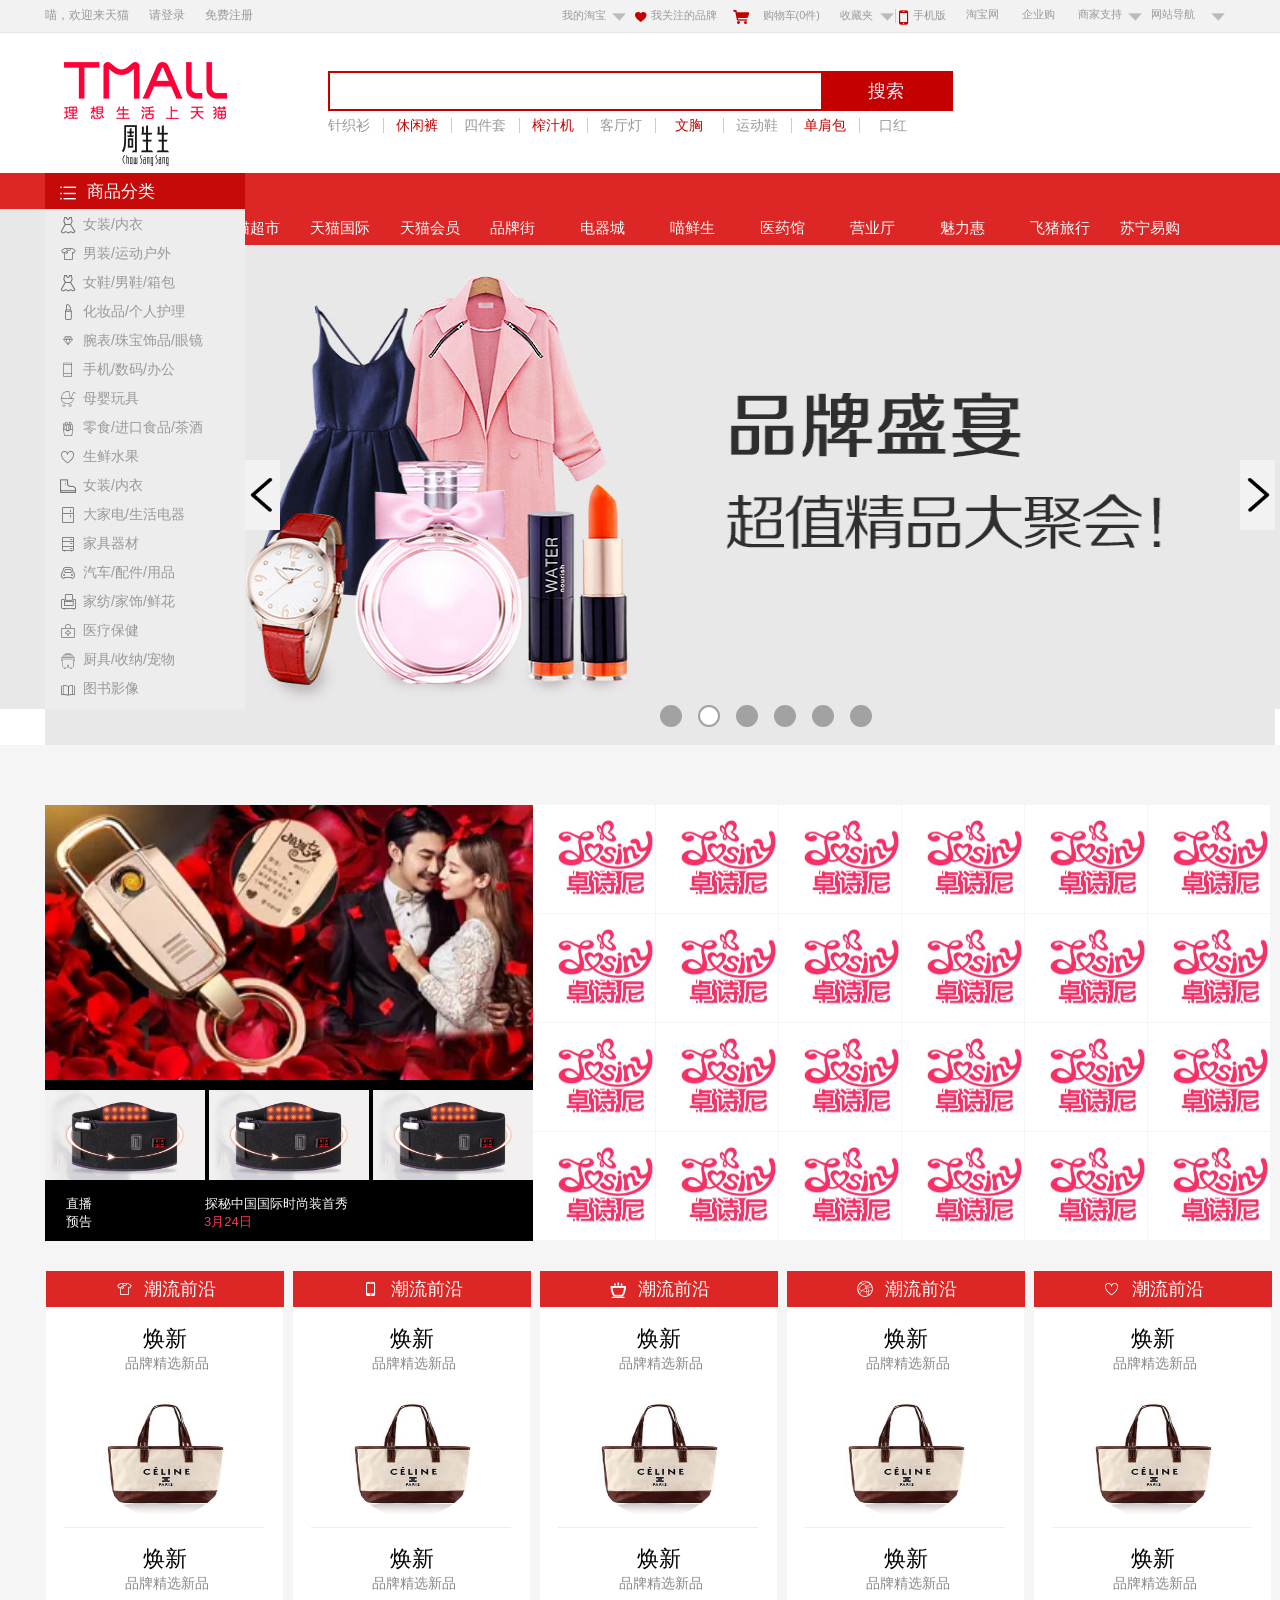
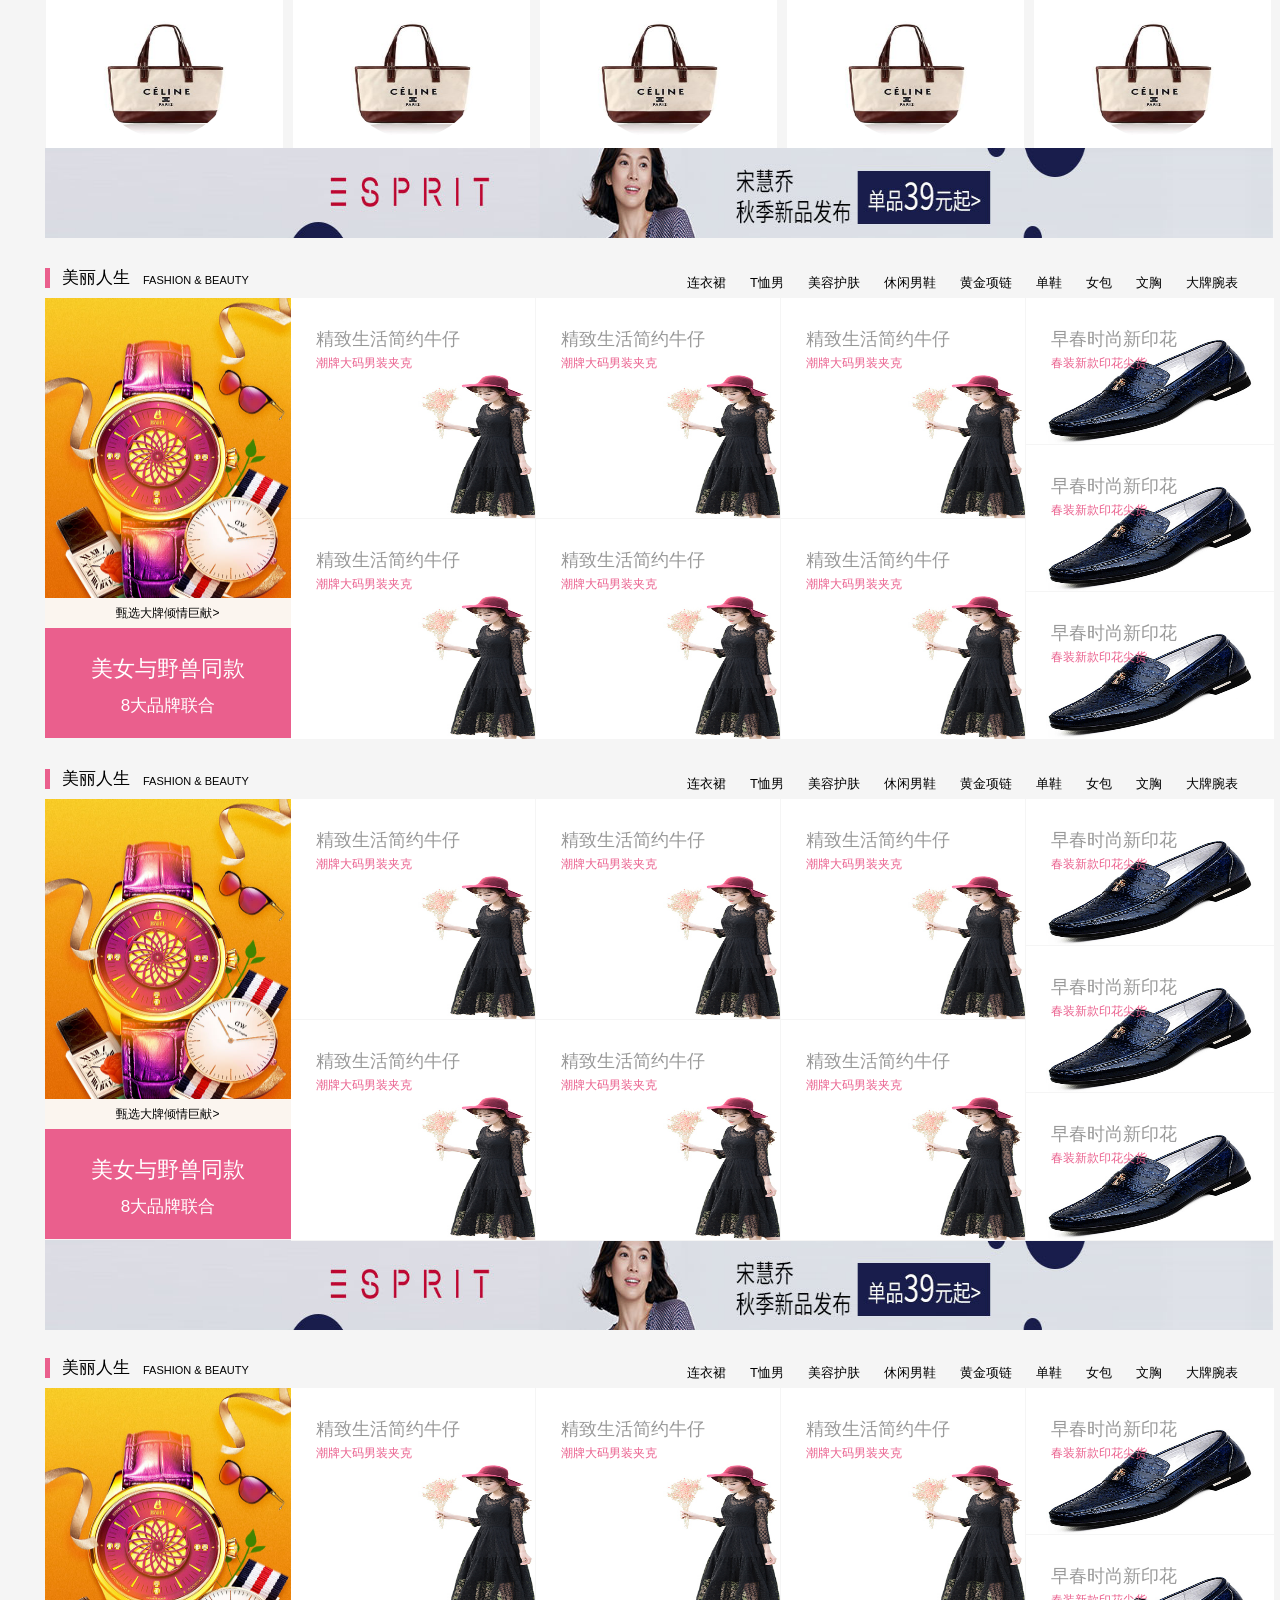
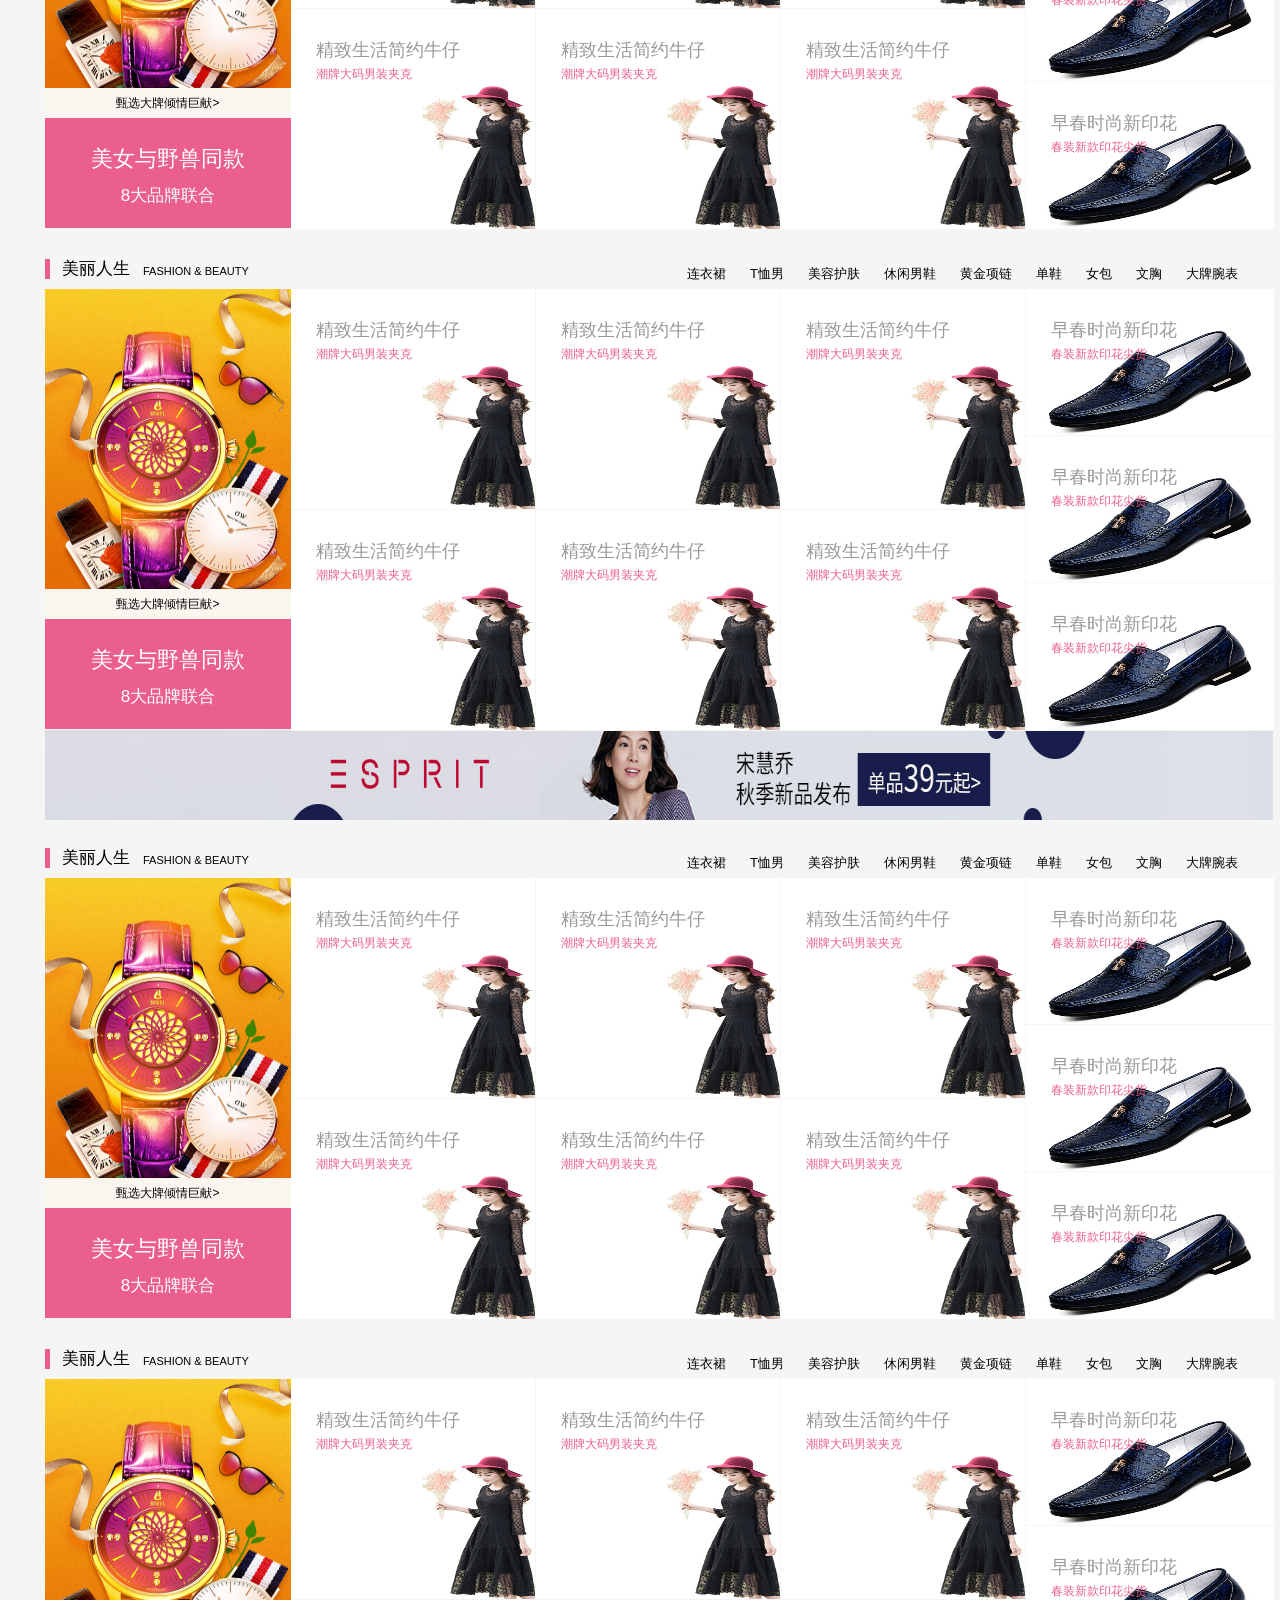
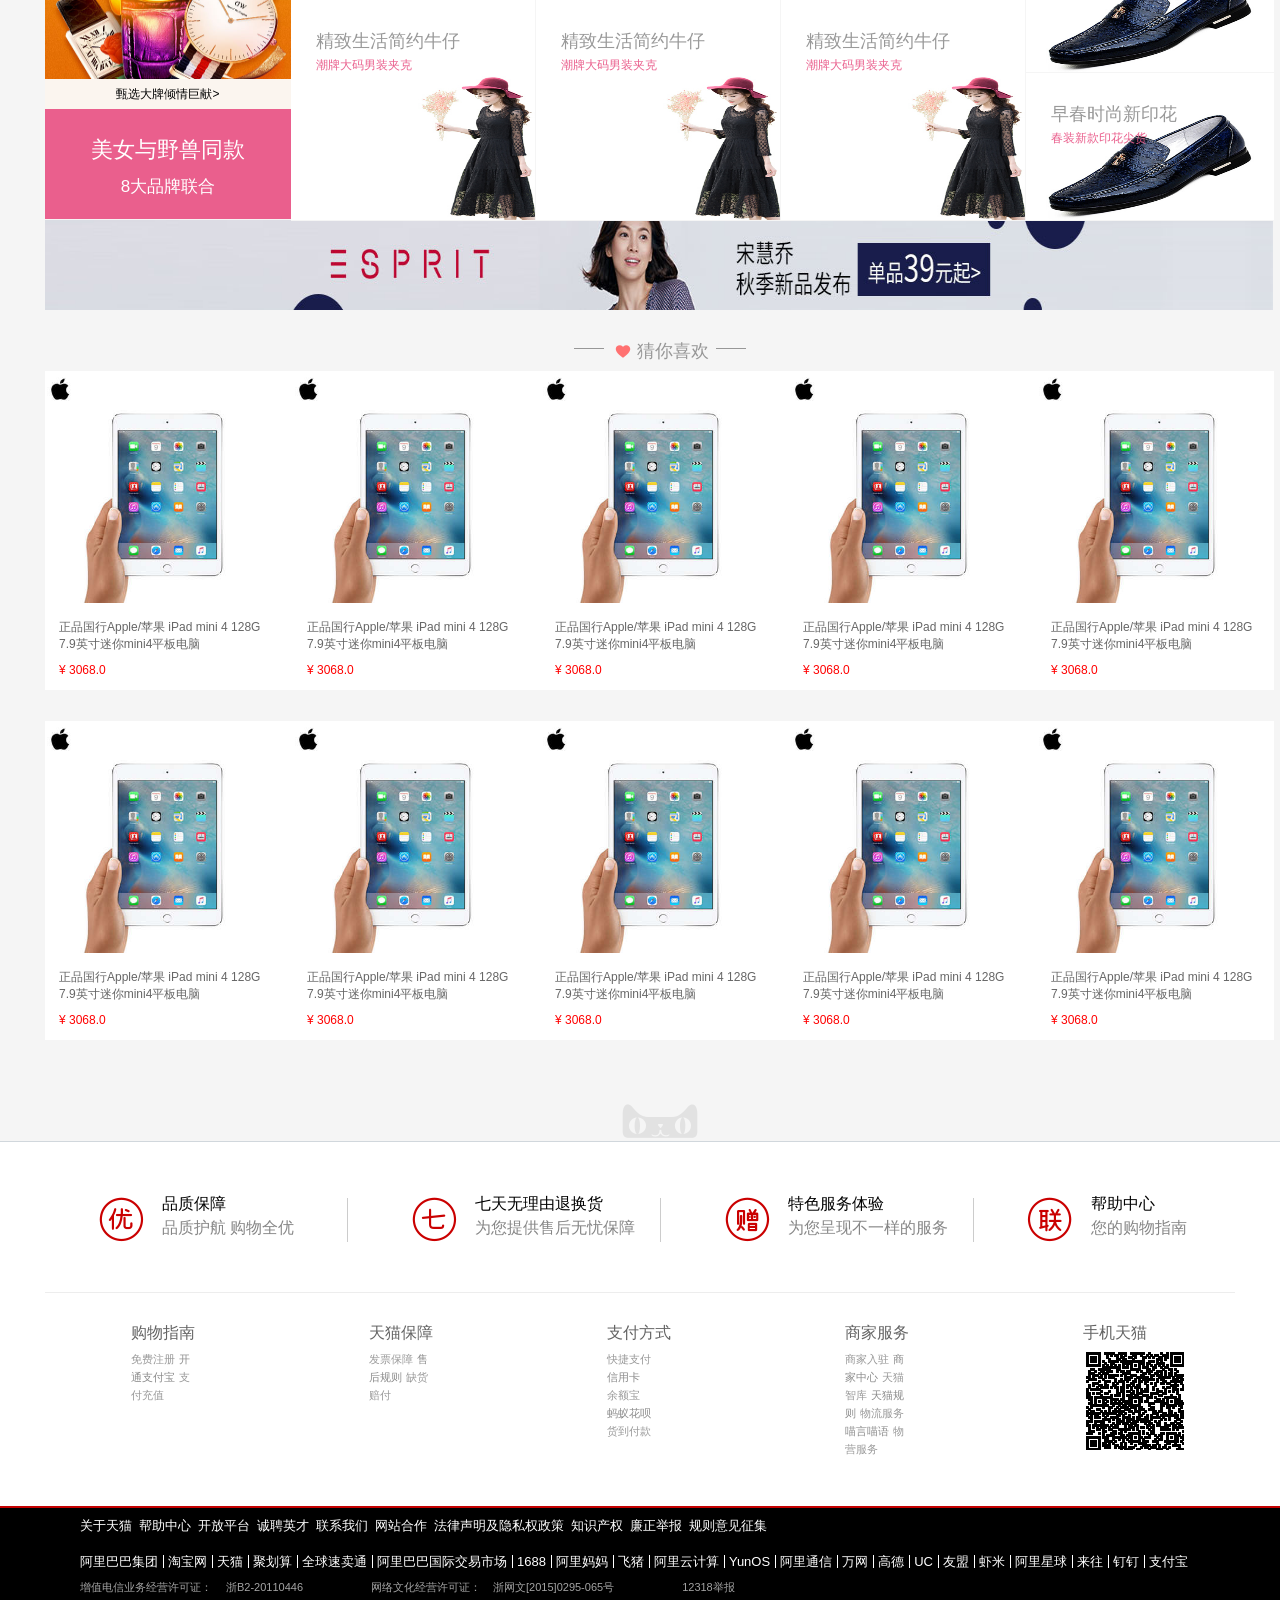
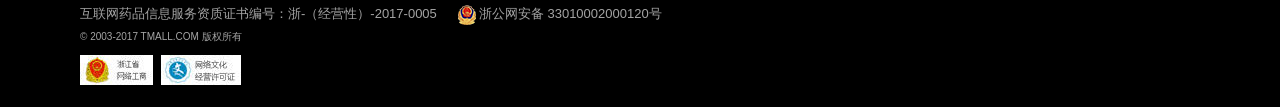
<file: index.html>
<!DOCTYPE html>
<html lang="en">
<head>
	<meta charset="UTF-8">
	<title>天猫官网</title>
	<link rel="stylesheet" href="css/index.css">
	<link rel="stylesheet" href="css/base.css">
	<link rel="stylesheet" href="iconfont/iconfont.css">
	<script src='js/index.js'></script>
	<script src='js/animate.js'></script>
	<link rel="shortcut icon" href="img/top-title.png">
</head>
<body>
<!-- 顶部开始 -->
<section class="dingbu">
	<div class="dingbu-left">
		<span>喵，欢迎来天猫</span>
		<a href="">请登录</a>
		<a href="" class="last">免费注册</a>
	</div>
	<div class="dingbu-right">
		<div class="dingbu-right-left">
		 	<div class="wode">
		 		<a href=""><div class="wode-zuo">我的淘宝</div></a>
		 		<a href="" class="wode-you iconfont icon-xiala" ></a>
		 	</div>
		 	<div class="guanzhu">
		 		<a href="" class="guanzhu-zuo iconfont icon-xin"></a>
		 		<a href=""><div class="guanzhu-you">我关注的品牌</div></a>
		 	</div>
		 	<div class="gouwuche">
		 		<a href="" class="gouwuche-zuo iconfont icon-gouwuche"></a>
		 		<a href=""><div class="gouwuche-you">购物车(0件)</div></a>
		 	</div>
		 	<div class="shoucang">
		 		<a href=""><div class="shoucang-zuo">收藏夹</div></a>
		 		<a href="" class="shoucang-you iconfont icon-xiala"></a>
		 	</div>
		</div>
		<div class="dingbu-right-right">
			<div class="shoujiban">
		 		<a href="" class="shoujiban-zuo iconfont icon-shouji"></a>
		 		<a href=""><div class="shoujiban-you">手机版</div></a>
		 	</div>
		 	<div class="taobaowang">
		 		<a href=""><div class="taobaowang-you">淘宝网</div></a>
		 	</div>
		 	<div class="qiyegou">
		 		<a href=""><div class="qiyegou-you">企业购</div></a>
		 	</div>
		 	<div class="shangjia">
		 		<a href=""><div class="shangjia-zuo">商家支持</div></a>
		 		<a href="" class="shangjia-you iconfont icon-xiala"></a>
		 	</div>
		 	<div class="wangzhan">
		 	    <!-- <a href="" class="wangzhan-zuo iconfont icon-fenlei"></a> -->
		 		<a href=""><div class="wangzhan-zhong">网站导航</div></a>
		 		<a href="" class="wangzhan-you iconfont icon-xiala"></a>
		 	</div>
		</div>
	</div>
</section>
<!-- 顶部结束 -->
<!-- 搜索开始 -->
<div class="tianmao-logo"><img src="img/天猫logo.gif" alt=""></div>
<section class="sousuo">
	<div class="sousuokuang">
		<div class="kuang-left"></div>
		<div class="kuang-right">
			<div class="word-sousuo">搜索</div>
		</div>
	</div>
	 <ul class="kuang-bottom">
		<li class="first"><a href="" class="zhenzhi">针织衫</a></li>
		<li><a href="">休闲裤</a></li>
		<li><a href="" class="zhenzhi">四件套</a></li>
		<li class="zhazhi"><a href="">榨汁机</a></li>
		<li><a href="" class="zhenzhi">客厅灯</a></li>
		<li><a href="">文胸</a></li>
		<li><a href="" class="zhenzhi">运动鞋</a></li>
		<li><a href="">单肩包</a></li>
		<li class="last"><a href="" class="zhenzhi">口红</a></li>
	 </ul>
</section>
<!-- 搜索结束 -->
<!-- banner开始 -->
<section class="banner">
	<div class="banner-top">
		<div class="banner-top-left">
			<div class="tubiao-list iconfont icon-fenlei"></div>
			<div class="word-fenlei">商品分类</div>
		</div>
		<div class="banner-top-right">
			<ul class="nav">
				<li>
				<a href="">天猫超市<div class="shangbiao"><img src="img/天猫 (3).png" alt=""></div></a>
				</li>
				<li><a href="">天猫国际<div class="shangbiao"><img src="img/天猫 (3).png" alt=""></div></a></li>
				<li><a href="">天猫会员<div class="shangbiao"><img src="img/天猫 (3).png" alt=""></div></a></li>
				<li><a href="">品牌街<div class="shangbiao"><img src="img/天猫 (3).png" alt=""></div></a></li>
				<li><a href="">电器城<div class="shangbiao"><img src="img/天猫 (3).png" alt=""></div></a></li>
				<li><a href="">喵鲜生<div class="shangbiao"><img src="img/天猫 (3).png" alt=""></div></a></li>
				<li><a href="">医药馆<div class="shangbiao"><img src="img/天猫 (3).png" alt=""></div></a></li>
				<li><a href="">营业厅<div class="shangbiao"><img src="img/天猫 (3).png" alt=""></div></a></li>
				<li><a href="">魅力惠<div class="shangbiao"><img src="img/天猫 (3).png" alt=""></div></a></li>
				<li><a href="">飞猪旅行<div class="shangbiao"><img src="img/天猫 (3).png" alt=""></div></a></li>
				<li><a href="">苏宁易购<div class="shangbiao"><img src="img/天猫 (3).png" alt=""></div></a></li>
			</ul>
		</div>
	</div>
	<div class="banner-zhuti">
        <div class="zhuti-right">
			<ul class="abanner">
				<li><a href="" class="bannertu" style="left:0"><img src="img/天猫banner.jpg" alt=""></a></li>
				<li><a href="" class="bannertu"><img src="img/banner1.jpg" alt=""></a></li>
				<li><a href="" class="bannertu"><img src="img/banner2.jpg" alt=""></a></li>
				<li><a href="" class="bannertu"><img src="img/banner3.jpg_.webp" alt=""></a></li>
				<li><a href="" class="bannertu"><img src="img/banner4.jpg" alt=""></a></li>
				<li><a href="" class="bannertu"><img src="img/banner5.jpg_.webp" alt=""></a></li>
			</ul>
			<ul class="yuankuang">
				<li class="yuan" style="background: #fff;border:2px solid #a2a2a2"></li>
				<li class="yuan"></li>
				<li class="yuan"></li>
				<li class="yuan"></li>
				<li class="yuan"></li>
				<li class="yuan last"></li>
			</ul>
			<a class="left"><img src="img/翻页-左.png"></a>
			<a class="right"><img src="img/翻页-右.png"></a>
		</div>
		<div class="zhuti-left">
			<ul class="zhuti-nav">
				<li><div class="neirong-logo iconfont icon-nvzhuang"></div>
				    <a href="" class="nvzhuang">女装/内衣</a>
				    <div class="item">1111111111111111111111111111</div>
				   <!--  <span>/</span>
				    <a href="">内衣</a> -->
				</li>
				<li><div class="neirong-logo iconfont icon-Mens-Clothing"></div>
				    <a href="" class="nanzhuang">男装/运动户外</a>
				    <div class="item">2222222222222222222222222222</div>

				    <!-- <span>/</span>
				    <a href="">运动户外</a> -->
				</li>
				<li><div class="neirong-logo iconfont icon-nvzhuang"></div>
				    <a href="" class="nvzhuang">女鞋/男鞋/箱包</a>
				    <div class="item">33333333333333333333333333</div>

				   <!--  <span>/</span>
				    <a href="">男鞋</a>
				    <span>/</span>
				    <a href="">箱包</a> -->
				</li>
				<li><div class="neirong-logo iconfont icon-huazhuangpin"></div>
				    <a href="" class="nanzhuang">化妆品/个人护理</a>
				    <div class="item">444444444444444444444444444444444</div>

				    <!-- <span>/</span>
				    <a href="">个人护理</a> -->
				</li>
				<li><div class="neirong-logo iconfont icon-shipin"></div>
				    <a href="" class="shipin">腕表/珠宝饰品/眼镜</a>
				    <div class="item">5555555555555555555555555555</div>

				   <!--  <span>/</span>
				    <a href="">珠宝饰品</a>
				    <span>/</span>
				    <a href="">眼镜</a> -->
				</li>
				<li><div class="neirong-logo iconfont icon-shouji3"></div>
				    <a href="" class="nanzhuang">手机/数码/办公</a>
				    <div class="item">66666666666666666666666666</div>

				    <!-- <span>/</span>
				    <a href="">数码</a>
				    <span>/</span>
				    <a href="">电脑办公</a> -->
				</li>
				<li><div class="neirong-logo iconfont icon-muying"></div>
				    <a href="" class="nvzhuang">母婴玩具</a>
				    <div class="item">77777777777777777777777</div>

				</li>
				<li><div class="neirong-logo iconfont icon-lingshi"></div>
				    <a href="">零食/进口食品/茶酒</a>
				    <div class="item">9999999999999999999999999</div>

				   <!--  <span>/</span>
				    <a href="">进口食品</a>
				    <span>/</span>
				    <a href="">茶酒</a> -->
				</li>
				<li><div class="neirong-logo iconfont icon-xinxing"></div>
				    <a href="" class="nanzhuang">生鲜水果</a>
				    <div class="item">hhhhhhhhhhhhhhhhhhh</div>

				</li>
				<li><div class="neirong-logo iconfont icon-nannvxie"></div>
				    <a href="" class="nvzhuang">女装/内衣</a>
				    <div class="item">nnnnnnnnnnnnnnnnnnnnnnnnnnnnn</div>

				    <!-- <span>/</span>
				    <a href="">内衣</a> -->
				</li>
				<li><div class="neirong-logo iconfont icon-dajiadian"></div>
				    <a href="">大家电/生活电器</a>
				    <div class="item">mmmmmmmmmmmmmmmmmmmmmmmmmmmm</div>

				   <!--  <span>/</span>
				    <a href="">生活电器</a> -->
				</li>
				<li><div class="neirong-logo iconfont icon-jiaju"></div>
				    <a href="" class="nanzhuang">家具器材</a>
				    <div class="item">ppppppppppppppppppppp</div>

				</li>
				<li><div class="neirong-logo iconfont icon-qiche"></div>
				    <a href="" class="nvzhuang">汽车/配件/用品</a>
				    <div class="item">ooooooooooooooooooooo</div>

				    <!-- <span>/</span>
				    <a href="">配件</a>
				    <span>/</span>
				    <a href="">用品</a> -->
				</li>
				<li><div class="neirong-logo iconfont icon-jiafangjiashi"></div>
				    <a href="" class="shipin">家纺/家饰/鲜花</a>
				    <div class="item">qqqqqqqqqqqqqqq</div>

				  <!--   <span>/</span>
				    <a href="">家饰</a>
				    <span>/</span>
				    <a href="">鲜花</a> -->
				</li>
				<li><div class="neirong-logo iconfont icon-yiyaoxiang"></div>
				    <a href="">医疗保健</a>
				    <div class="item">wwwwwwwwwwwwwwwwwwwwwww</div>

				</li>
				<li><div class="neirong-logo iconfont icon-chuju1"></div>
				    <a href="" class="shipin">厨具/收纳/宠物</a>
				    <div class="item">eeeeeeeeeeeeeeeeeeeee</div>

				   <!--  <span>/</span>
				    <a href="">收纳</a>
				    <span>/</span>
				    <a href="">宠物</a> -->
				</li>
				<li><div class="neirong-logo iconfont icon-tushu"></div>
				    <a href="" class="nanzhuang">图书影像</a>
				    <div class="item">rrrrrrrrrrrrrrrrrrrrrr</div>

				</li>
			</ul>
		</div>
	</div>
</section>
<!-- banner结束 -->
<!-- 鲜生开始 -->
<section class="xiansheng">
	<div class="zhuti1">
		<div class="zhuti1-left">
			<div class="left-top"><a href=""><img src="img/zhuti1-3.jpg" alt="" class="img1"></a></div>
			<div class="left-zhong">
				<div class="tu1"><a href=""><img src="img/zhuti1.jpg" alt="" class="img2"></a></div>
				<div class="tu1"><a href=""><img src="img/zhuti1.jpg" alt="" class="img2"></a></div>
				<div id="tu1"><a href=""><img src="img/zhuti1.jpg" alt="" class="img2"></a></div>
			</div>
			<div class="left-bottom">
				<div class="zhiboyugao">直播<br>预告</div>
				<div class="tanmi">探秘中国国际时尚装首秀</div>
				<div class="riqi">3月24日</div>
			</div>
		</div>
		<div class="zhuti1-right">
			<ul class="yangben">
				<li><a href=""><img src="img/卓诗尼.jpg" alt="" class="img3"></a>
				    <div class="xiaoguo">
                        <a href="" class="taoxin iconfont icon-xin" ></a>
				    	<div class="word1-xiaoguo">关注人数555</div>
				    	<a href=""><div class="word2-xiaoguo">点击进入</div></a>
				    </div>
				</li>
				<li><a href=""><img src="img/卓诗尼.jpg" alt="" class="img3"></a>
				    <div class="xiaoguo">
                        <a href="" class="taoxin iconfont icon-xin" ></a>
				    	<div class="word1-xiaoguo">关注人数555</div>
				    	<a href=""><div class="word2-xiaoguo">点击进入</div></a>
				    </div>
				</li>
				<li><a href=""><img src="img/卓诗尼.jpg" alt="" class="img3"></a>
				    <div class="xiaoguo">
                        <a href="" class="taoxin iconfont icon-xin" ></a>
				    	<div class="word1-xiaoguo">关注人数555</div>
				    	<a href=""><div class="word2-xiaoguo">点击进入</div></a>
				    </div>
				</li>
				<li><a href=""><img src="img/卓诗尼.jpg" alt="" class="img3"></a>
				    <div class="xiaoguo">
                        <a href="" class="taoxin iconfont icon-xin" ></a>
				    	<div class="word1-xiaoguo">关注人数555</div>
				    	<a href=""><div class="word2-xiaoguo">点击进入</div></a>
				    </div>
				</li>
				<li><a href=""><img src="img/卓诗尼.jpg" alt="" class="img3"></a>
				    <div class="xiaoguo">
                        <a href="" class="taoxin iconfont icon-xin" ></a>
				    	<div class="word1-xiaoguo">关注人数555</div>
				    	<a href=""><div class="word2-xiaoguo">点击进入</div></a>
				    </div>
				</li>
				<li><a href=""><img src="img/卓诗尼.jpg" alt="" class="img3"></a>
				    <div class="xiaoguo">
                        <a href="" class="taoxin iconfont icon-xin" ></a>
				    	<div class="word1-xiaoguo">关注人数555</div>
				    	<a href=""><div class="word2-xiaoguo">点击进入</div></a>
				    </div>
				</li>
				<li><a href=""><img src="img/卓诗尼.jpg" alt="" class="img3"></a>
				    <div class="xiaoguo">
                        <a href="" class="taoxin iconfont icon-xin" ></a>
				    	<div class="word1-xiaoguo">关注人数555</div>
				    	<a href=""><div class="word2-xiaoguo">点击进入</div></a>
				    </div>
				</li>
				<li><a href=""><img src="img/卓诗尼.jpg" alt="" class="img3"></a>
				    <div class="xiaoguo">
                        <a href="" class="taoxin iconfont icon-xin" ></a>
				    	<div class="word1-xiaoguo">关注人数555</div>
				    	<a href=""><div class="word2-xiaoguo">点击进入</div></a>
				    </div>
				</li>
				<li><a href=""><img src="img/卓诗尼.jpg" alt="" class="img3"></a>
				    <div class="xiaoguo">
                        <a href="" class="taoxin iconfont icon-xin" ></a>
				    	<div class="word1-xiaoguo">关注人数555</div>
				    	<a href=""><div class="word2-xiaoguo">点击进入</div></a>
				    </div>
				</li>
				<li><a href=""><img src="img/卓诗尼.jpg" alt="" class="img3"></a>
				    <div class="xiaoguo">
                        <a href="" class="taoxin iconfont icon-xin" ></a>
				    	<div class="word1-xiaoguo">关注人数555</div>
				    	<a href=""><div class="word2-xiaoguo">点击进入</div></a>
				    </div>
				</li>
				<li><a href=""><img src="img/卓诗尼.jpg" alt="" class="img3"></a>
				    <div class="xiaoguo">
                        <a href="" class="taoxin iconfont icon-xin" ></a>
				    	<div class="word1-xiaoguo">关注人数555</div>
				    	<a href=""><div class="word2-xiaoguo">点击进入</div></a>
				    </div>
				</li>
				<li><a href=""><img src="img/卓诗尼.jpg" alt="" class="img3"></a>
				    <div class="xiaoguo">
                        <a href="" class="taoxin iconfont icon-xin" ></a>
				    	<div class="word1-xiaoguo">关注人数555</div>
				    	<a href=""><div class="word2-xiaoguo">点击进入</div></a>
				    </div>
				</li>
				<li><a href=""><img src="img/卓诗尼.jpg" alt="" class="img3"></a>
				    <div class="xiaoguo">
                        <a href="" class="taoxin iconfont icon-xin" ></a>
				    	<div class="word1-xiaoguo">关注人数555</div>
				    	<a href=""><div class="word2-xiaoguo">点击进入</div></a>
				    </div>
				</li>
				<li><a href=""><img src="img/卓诗尼.jpg" alt="" class="img3"></a>
				    <div class="xiaoguo">
                        <a href="" class="taoxin iconfont icon-xin" ></a>
				    	<div class="word1-xiaoguo">关注人数555</div>
				    	<a href=""><div class="word2-xiaoguo">点击进入</div></a>
				    </div>
				</li>
				<li><a href=""><img src="img/卓诗尼.jpg" alt="" class="img3"></a>
				    <div class="xiaoguo">
                        <a href="" class="taoxin iconfont icon-xin" ></a>
				    	<div class="word1-xiaoguo">关注人数555</div>
				    	<a href=""><div class="word2-xiaoguo">点击进入</div></a>
				    </div>
				</li>
				<li><a href=""><img src="img/卓诗尼.jpg" alt="" class="img3"></a>
				    <div class="xiaoguo">
                        <a href="" class="taoxin iconfont icon-xin" ></a>
				    	<div class="word1-xiaoguo">关注人数555</div>
				    	<a href=""><div class="word2-xiaoguo">点击进入</div></a>
				    </div>
				</li>
				<li><a href=""><img src="img/卓诗尼.jpg" alt="" class="img3"></a>
				    <div class="xiaoguo">
                        <a href="" class="taoxin iconfont icon-xin" ></a>
				    	<div class="word1-xiaoguo">关注人数555</div>
				    	<a href=""><div class="word2-xiaoguo">点击进入</div></a>
				    </div>
				</li>
				<li><a href=""><img src="img/卓诗尼.jpg" alt="" class="img3"></a>
				    <div class="xiaoguo">
                        <a href="" class="taoxin iconfont icon-xin" ></a>
				    	<div class="word1-xiaoguo">关注人数555</div>
				    	<a href=""><div class="word2-xiaoguo">点击进入</div></a>
				    </div>
				</li>
				<li><a href=""><img src="img/卓诗尼.jpg" alt="" class="img3"></a>
				    <div class="xiaoguo">
                        <a href="" class="taoxin iconfont icon-xin" ></a>
				    	<div class="word1-xiaoguo">关注人数555</div>
				    	<a href=""><div class="word2-xiaoguo">点击进入</div></a>
				    </div>
				</li>
				<li><a href=""><img src="img/卓诗尼.jpg" alt="" class="img3"></a>
				    <div class="xiaoguo">
                        <a href="" class="taoxin iconfont icon-xin" ></a>
				    	<div class="word1-xiaoguo">关注人数555</div>
				    	<a href=""><div class="word2-xiaoguo">点击进入</div></a>
				    </div>
				</li>
				<li><a href=""><img src="img/卓诗尼.jpg" alt="" class="img3"></a>
				    <div class="xiaoguo">
                        <a href="" class="taoxin iconfont icon-xin" ></a>
				    	<div class="word1-xiaoguo">关注人数555</div>
				    	<a href=""><div class="word2-xiaoguo">点击进入</div></a>
				    </div>
				</li>
				<li><a href=""><img src="img/卓诗尼.jpg" alt="" class="img3"></a>
				    <div class="xiaoguo">
                        <a href="" class="taoxin iconfont icon-xin" ></a>
				    	<div class="word1-xiaoguo">关注人数555</div>
				    	<a href=""><div class="word2-xiaoguo">点击进入</div></a>
				    </div>
				</li>
				<li><a href=""><img src="img/卓诗尼.jpg" alt="" class="img3"></a>
				    <div class="xiaoguo">
                        <a href="" class="taoxin iconfont icon-xin" ></a>
				    	<div class="word1-xiaoguo">关注人数555</div>
				    	<a href=""><div class="word2-xiaoguo">点击进入</div></a>
				    </div>
				</li>
				<li><a href=""><img src="img/卓诗尼.jpg" alt="" class="img3"></a>
				    <div class="xiaoguo">
                        <a href="" class="taoxin iconfont icon-xin" ></a>
				    	<div class="word1-xiaoguo">关注人数555</div>
				    	<a href=""><div class="word2-xiaoguo">点击进入</div></a>
				    </div>
				</li>

		       <!--  <li><a href=""><img src="img/卓诗尼.jpg" alt="" class="img3"></a>
				    <div class="xiaoguo">
                        <a href="" class="taoxin"><div><img src="" alt=""></div></a>
				    	<div class="word1-xiaoguo">关注人数555</div>
				    	<a href=""><div class="word2-xiaoguo">点击进入</div></a>
				    </div>
				</li>
				<li><a href=""><img src="img/卓诗尼.jpg" alt="" class="img3"></a>
				    <div class="xiaoguo">
                        <a href="" class="taoxin"><div><img src="" alt=""></div></a>
				    	<div class="word1-xiaoguo">关注人数555</div>
				    	<a href=""><div class="word2-xiaoguo">点击进入</div></a>
				    </div>
				</li>
				<li><a href=""><img src="img/卓诗尼.jpg" alt="" class="img3"></a>
				    <div class="xiaoguo">
                        <a href="" class="taoxin"><div><img src="" alt=""></div></a>
				    	<div class="word1-xiaoguo">关注人数555</div>
				    	<a href=""><div class="word2-xiaoguo">点击进入</div></a>
				    </div>
				</li>
				<li><a href=""><img src="img/卓诗尼.jpg" alt="" class="img3"></a>
				    <div class="xiaoguo">
                        <a href="" class="taoxin"><div><img src="" alt=""></div></a>
				    	<div class="word1-xiaoguo">关注人数555</div>
				    	<a href=""><div class="word2-xiaoguo">点击进入</div></a>
				    </div>
				</li>
				<li><a href=""><img src="img/卓诗尼.jpg" alt="" class="img3"></a>
				    <div class="xiaoguo">
                        <a href="" class="taoxin"><div><img src="" alt=""></div></a>
				    	<div class="word1-xiaoguo">关注人数555</div>
				    	<a href=""><div class="word2-xiaoguo">点击进入</div></a>
				    </div>
				</li>
				<li><a href=""><img src="img/卓诗尼.jpg" alt="" class="img3"></a>
				    <div class="xiaoguo">
                        <a href="" class="taoxin"><div><img src="" alt=""></div></a>
				    	<div class="word1-xiaoguo">关注人数555</div>
				    	<a href=""><div class="word2-xiaoguo">点击进入</div></a>
				    </div>
				</li>
				<li><a href=""><img src="img/卓诗尼.jpg" alt="" class="img3"></a>
				    <div class="xiaoguo">
                        <a href="" class="taoxin"><div><img src="" alt=""></div></a>
				    	<div class="word1-xiaoguo">关注人数555</div>
				    	<a href=""><div class="word2-xiaoguo">点击进入</div></a>
				    </div>
				</li>
				<li><a href=""><img src="img/卓诗尼.jpg" alt="" class="img3"></a>
				    <div class="xiaoguo">
                        <a href="" class="taoxin"><div><img src="" alt=""></div></a>
				    	<div class="word1-xiaoguo">关注人数555</div>
				    	<a href=""><div class="word2-xiaoguo">点击进入</div></a>
				    </div>
				</li>
				<li><a href=""><img src="img/卓诗尼.jpg" alt="" class="img3"></a>
				    <div class="xiaoguo">
                        <a href="" class="taoxin"><div><img src="" alt=""></div></a>
				    	<div class="word1-xiaoguo">关注人数555</div>
				    	<a href=""><div class="word2-xiaoguo">点击进入</div></a>
				    </div>
				</li>
				<li><a href=""><img src="img/卓诗尼.jpg" alt="" class="img3"></a>
				    <div class="xiaoguo">
                        <a href="" class="taoxin"><div><img src="" alt=""></div></a>
				    	<div class="word1-xiaoguo">关注人数555</div>
				    	<a href=""><div class="word2-xiaoguo">点击进入</div></a>
				    </div>
				</li>
				<li><a href=""><img src="img/卓诗尼.jpg" alt="" class="img3"></a>
				    <div class="xiaoguo">
                        <a href="" class="taoxin"><div><img src="" alt=""></div></a>
				    	<div class="word1-xiaoguo">关注人数555</div>
				    	<a href=""><div class="word2-xiaoguo">点击进入</div></a>
				    </div>
				</li>
				<li><a href=""><img src="img/卓诗尼.jpg" alt="" class="img3"></a>
				    <div class="xiaoguo">
                        <a href="" class="taoxin"><div><img src="" alt=""></div></a>
				    	<div class="word1-xiaoguo">关注人数555</div>
				    	<a href=""><div class="word2-xiaoguo">点击进入</div></a>
				    </div>
				</li>
				<li><a href=""><img src="img/卓诗尼.jpg" alt="" class="img3"></a>
				    <div class="xiaoguo">
                        <a href="" class="taoxin"><div><img src="" alt=""></div></a>
				    	<div class="word1-xiaoguo">关注人数555</div>
				    	<a href=""><div class="word2-xiaoguo">点击进入</div></a>
				    </div>
				</li>
				<li><a href=""><img src="img/卓诗尼.jpg" alt="" class="img3"></a>
				    <div class="xiaoguo">
                        <a href="" class="taoxin"><div><img src="" alt=""></div></a>
				    	<div class="word1-xiaoguo">关注人数555</div>
				    	<a href=""><div class="word2-xiaoguo">点击进入</div></a>
				    </div>
				</li>
				<li><a href=""><img src="img/卓诗尼.jpg" alt="" class="img3"></a>
				    <div class="xiaoguo">
                        <a href="" class="taoxin"><div><img src="" alt=""></div></a>
				    	<div class="word1-xiaoguo">关注人数555</div>
				    	<a href=""><div class="word2-xiaoguo">点击进入</div></a>
				    </div>
				</li>
				<li><a href=""><img src="img/卓诗尼.jpg" alt="" class="img3"></a>
				    <div class="xiaoguo">
                        <a href="" class="taoxin"><div><img src="" alt=""></div></a>
				    	<div class="word1-xiaoguo">关注人数555</div>
				    	<a href=""><div class="word2-xiaoguo">点击进入</div></a>
				    </div>
				</li>
				<li><a href=""><img src="img/卓诗尼.jpg" alt="" class="img3"></a>
				    <div class="xiaoguo">
                        <a href="" class="taoxin"><div><img src="" alt=""></div></a>
				    	<div class="word1-xiaoguo">关注人数555</div>
				    	<a href=""><div class="word2-xiaoguo">点击进入</div></a>
				    </div>
				</li>
				<li><a href=""><img src="img/卓诗尼.jpg" alt="" class="img3"></a>
				    <div class="xiaoguo">
                        <a href="" class="taoxin"><div><img src="" alt=""></div></a>
				    	<div class="word1-xiaoguo">关注人数555</div>
				    	<a href=""><div class="word2-xiaoguo">点击进入</div></a>
				    </div>
				</li>
				<li><a href=""><img src="img/卓诗尼.jpg" alt="" class="img3"></a>
				    <div class="xiaoguo">
                        <a href="" class="taoxin"><div><img src="" alt=""></div></a>
				    	<div class="word1-xiaoguo">关注人数555</div>
				    	<a href=""><div class="word2-xiaoguo">点击进入</div></a>
				    </div>
				</li>
				<li><a href=""><img src="img/卓诗尼.jpg" alt="" class="img3"></a>
				    <div class="xiaoguo">
                        <a href="" class="taoxin"><div><img src="" alt=""></div></a>
				    	<div class="word1-xiaoguo">关注人数555</div>
				    	<a href=""><div class="word2-xiaoguo">点击进入</div></a>
				    </div>
				</li>
				<li><a href=""><img src="img/卓诗尼.jpg" alt="" class="img3"></a>
				    <div class="xiaoguo">
                        <a href="" class="taoxin"><div><img src="" alt=""></div></a>
				    	<div class="word1-xiaoguo">关注人数555</div>
				    	<a href=""><div class="word2-xiaoguo">点击进入</div></a>
				    </div>
				</li>
				<li><a href=""><img src="img/卓诗尼.jpg" alt="" class="img3"></a>
				    <div class="xiaoguo">
                        <a href="" class="taoxin"><div><img src="" alt=""></div></a>
				    	<div class="word1-xiaoguo">关注人数555</div>
				    	<a href=""><div class="word2-xiaoguo">点击进入</div></a>
				    </div>
				</li>
				<li><a href=""><img src="img/卓诗尼.jpg" alt="" class="img3"></a>
				    <div class="xiaoguo">
                        <a href="" class="taoxin"><div><img src="" alt=""></div></a>
				    	<div class="word1-xiaoguo">关注人数555</div>
				    	<a href=""><div class="word2-xiaoguo">点击进入</div></a>
				    </div>
				</li> -->
			</ul>
		</div>
	</div>
</section>
<!-- 鲜生结束 -->
<!-- 潮流开始 -->
<section class="chaoliu">
	<ul class="zhuti2">
		<li>
			<div class="top">
				<div class="top-zuo iconfont icon-Mens-Clothing"></div>
				<div class="top-you">潮流前沿</div>
			</div>
			<div class="bottom">
				<div class="bottom-top">
					<a href=""><div class="huanxin">焕新</div></a>
					<a href=""><div class="jieshi">品牌精选新品</div></a>
					<a href=""><div class="baobao"><img src="img/包包.jpg" alt="" class="img4"></div></a>
				</div>
				<div class="bottom-bottom">
					<a href=""><div class="huanxin">焕新</div></a>
					<a href=""><div class="jieshi">品牌精选新品</div></a>
					<a href=""><div class="baobao"><img src="img/包包.jpg" alt="" class="img4"></div></a>
				</div>
			</div>
		</li>
		<li>
			<div class="top">
				<div class="top-zuo iconfont icon-shouji2"></div>
				<div class="top-you">潮流前沿</div>
			</div>
			<div class="bottom">
				<div class="bottom-top">
					<a href=""><div class="huanxin">焕新</div></a>
					<a href=""><div class="jieshi">品牌精选新品</div></a>
					<a href=""><div class="baobao"><img src="img/包包.jpg" alt="" class="img4"></div></a>
				</div>
				<div class="bottom-bottom">
					<a href=""><div class="huanxin">焕新</div></a>
					<a href=""><div class="jieshi">品牌精选新品</div></a>
					<a href=""><div class="baobao"><img src="img/包包.jpg" alt="" class="img4"></div></a>
				</div>
			</div>
		</li>
		<li>
			<div class="top">
				<div class="top-zuo iconfont icon-iconfontpinzhishenghuo2"></div>
				<div class="top-you">潮流前沿</div>
			</div>
			<div class="bottom">
				<div class="bottom-top">
					<a href=""><div class="huanxin">焕新</div></a>
					<a href=""><div class="jieshi">品牌精选新品</div></a>
					<a href=""><div class="baobao"><img src="img/包包.jpg" alt="" class="img4"></div></a>
				</div>
				<div class="bottom-bottom">
					<a href=""><div class="huanxin">焕新</div></a>
					<a href=""><div class="jieshi">品牌精选新品</div></a>
					<a href=""><div class="baobao"><img src="img/包包.jpg" alt="" class="img4"></div></a>
				</div>
			</div>
		</li>
		<li>
			<div class="top">
				<div class="top-zuo iconfont icon-guoji"></div>
				<div class="top-you">潮流前沿</div>
			</div>
			<div class="bottom">
				<div class="bottom-top">
					<a href=""><div class="huanxin">焕新</div></a>
					<a href=""><div class="jieshi">品牌精选新品</div></a>
					<a href=""><div class="baobao"><img src="img/包包.jpg" alt="" class="img4"></div></a>
				</div>
				<div class="bottom-bottom">
					<a href=""><div class="huanxin">焕新</div></a>
					<a href=""><div class="jieshi">品牌精选新品</div></a>
					<a href=""><div class="baobao"><img src="img/包包.jpg" alt="" class="img4"></div></a>
				</div>
			</div>
		</li>
		<li id="chaoliu-last">
			<div class="top">
				<div class="top-zuo iconfont icon-xinxing"></div>
				<div class="top-you">潮流前沿</div>
			</div>
			<div class="bottom">
				<div class="bottom-top">
					<a href=""><div class="huanxin">焕新</div></a>
					<a href=""><div class="jieshi">品牌精选新品</div></a>
					<a href=""><div class="baobao"><img src="img/包包.jpg" alt="" class="img4"></div></a>
				</div>
				<div class="bottom-bottom">
					<a href=""><div class="huanxin">焕新</div></a>
					<a href=""><div class="jieshi">品牌精选新品</div></a>
					<a href=""><div class="baobao"><img src="img/包包.jpg" alt="" class="img4"></div></a>
				</div>
			</div>
		</li>
	</ul>
</section>
<!-- 潮流结束 -->
<!-- 皮鞋开始 -->
<section class="pixie">
	<a href=""><img src="img/pixie.jpg" alt="" class="img5"></a>
</section>
<!-- 皮鞋结束 -->
<!-- 美丽人生开始 -->
<section class="meili">
	<div class="meili-top">
		<div class="top-left">
			<div class="juxing">
			</div>
			<div class="meili-word">美丽人生</div>
			<div class="yinwen">FASHION & BEAUTY</div>
		</div>
		<div class="top-right">
			<ul>
				<li><a href="">连衣裙</a></li>
				<li><a href="">T恤男</a></li>
				<li><a href="">美容护肤</a></li>
				<li><a href="">休闲男鞋</a></li>
				<li><a href="">黄金项链</a></li>
				<li><a href="">单鞋</a></li>
				<li><a href="">女包</a></li>
				<li><a href="">文胸</a></li>
				<li><a href="">大牌腕表</a></li>
			</ul>
		</div>
	</div>
	<div class="meili-bottom">
		<div class="bottom-left">
			<a href=""><div class="meili1"><img src="img/美丽1.jpg" alt="" class="img6">
			</div></a>
			<a href=""><div class="zhezhao"></div><a href="" class="meili-word1"><div class="meili-word1">甄选大牌倾情巨献></div></a></a>
			<a href=""><div class="meili2">
				<a href=""><div class="meili-word2">美女与野兽同款</div></a>
				<a href=""><div class="meili-word3">8大品牌联合</div></a>
			</div></a>
		</div>
		<div class="bottom-center">
			<ul class="bottom-center">
				<li><a href=""><img src="img/美丽2.jpg" alt="" class="img7"></a>
				    <a href="" class="meili-word4">精致生活简约牛仔</a>			
				    <a href="" class="meili-word5">潮牌大码男装夹克</a>			
				</li>
				<li><a href=""><img src="img/美丽2.jpg" alt="" class="img7"></a>
				    <a href="" class="meili-word4">精致生活简约牛仔</a>			
				    <a href="" class="meili-word5">潮牌大码男装夹克</a>			
				</li>
				<li><a href=""><img src="img/美丽2.jpg" alt="" class="img7"></a>
				    <a href="" class="meili-word4">精致生活简约牛仔</a>			
				    <a href="" class="meili-word5">潮牌大码男装夹克</a>			
				</li>
				<li><a href=""><img src="img/美丽2.jpg" alt="" class="img7"></a>
				    <a href="" class="meili-word4">精致生活简约牛仔</a>			
				    <a href="" class="meili-word5">潮牌大码男装夹克</a>			
				</li>
				<li><a href=""><img src="img/美丽2.jpg" alt="" class="img7"></a>
				    <a href="" class="meili-word4">精致生活简约牛仔</a>			
				    <a href="" class="meili-word5">潮牌大码男装夹克</a>			
				</li>
				<li><a href=""><img src="img/美丽2.jpg" alt="" class="img7"></a>
				    <a href="" class="meili-word4">精致生活简约牛仔</a>			
				    <a href="" class="meili-word5">潮牌大码男装夹克</a>			
				</li>
			</ul>
		</div>
		<div class="bottom-right">
			<ul class="bottom-right">
				<li><a href=""><img src="img/美丽10.jpg" alt="" class="img8"></a>
				    <a href="" class="meili-word4">早春时尚新印花</a>			
				    <a href="" class="meili-word5">春装新款印花尖货</a>			
				</li>
				<li><a href=""><img src="img/美丽10.jpg" alt="" class="img8"></a>
				    <a href="" class="meili-word4">早春时尚新印花</a>			
				    <a href="" class="meili-word5">春装新款印花尖货</a>			
				</li>
				<li><a href=""><img src="img/美丽10.jpg" alt="" class="img8"></a>
				    <a href="" class="meili-word4">早春时尚新印花</a>			
				    <a href="" class="meili-word5">春装新款印花尖货</a>			
				</li>
			</ul>
		</div>
	</div>
</section>
<!-- 美丽人生结束 -->
<!-- 潮电酷玩开始 -->
<section class="meili">
	<div class="meili-top">
		<div class="top-left">
			<div class="juxing">
			</div>
			<div class="meili-word">美丽人生</div>
			<div class="yinwen">FASHION & BEAUTY</div>
		</div>
		<div class="top-right">
			<ul>
				<li><a href="">连衣裙</a></li>
				<li><a href="">T恤男</a></li>
				<li><a href="">美容护肤</a></li>
				<li><a href="">休闲男鞋</a></li>
				<li><a href="">黄金项链</a></li>
				<li><a href="">单鞋</a></li>
				<li><a href="">女包</a></li>
				<li><a href="">文胸</a></li>
				<li><a href="">大牌腕表</a></li>
			</ul>
		</div>
	</div>
	<div class="meili-bottom">
		<div class="bottom-left">
			<a href=""><div class="meili1"><img src="img/美丽1.jpg" alt="" class="img6">
			</div></a>
			<a href=""><div class="zhezhao"></div><a href="" class="meili-word1"><div class="meili-word1">甄选大牌倾情巨献></div></a></a>
			<a href=""><div class="meili2">
				<a href=""><div class="meili-word2">美女与野兽同款</div></a>
				<a href=""><div class="meili-word3">8大品牌联合</div></a>
			</div></a>
		</div>
		<div class="bottom-center">
			<ul class="bottom-center">
				<li><a href=""><img src="img/美丽2.jpg" alt="" class="img7"></a>
				    <a href="" class="meili-word4">精致生活简约牛仔</a>			
				    <a href="" class="meili-word5">潮牌大码男装夹克</a>			
				</li>
				<li><a href=""><img src="img/美丽2.jpg" alt="" class="img7"></a>
				    <a href="" class="meili-word4">精致生活简约牛仔</a>			
				    <a href="" class="meili-word5">潮牌大码男装夹克</a>			
				</li>
				<li><a href=""><img src="img/美丽2.jpg" alt="" class="img7"></a>
				    <a href="" class="meili-word4">精致生活简约牛仔</a>			
				    <a href="" class="meili-word5">潮牌大码男装夹克</a>			
				</li>
				<li><a href=""><img src="img/美丽2.jpg" alt="" class="img7"></a>
				    <a href="" class="meili-word4">精致生活简约牛仔</a>			
				    <a href="" class="meili-word5">潮牌大码男装夹克</a>			
				</li>
				<li><a href=""><img src="img/美丽2.jpg" alt="" class="img7"></a>
				    <a href="" class="meili-word4">精致生活简约牛仔</a>			
				    <a href="" class="meili-word5">潮牌大码男装夹克</a>			
				</li>
				<li><a href=""><img src="img/美丽2.jpg" alt="" class="img7"></a>
				    <a href="" class="meili-word4">精致生活简约牛仔</a>			
				    <a href="" class="meili-word5">潮牌大码男装夹克</a>			
				</li>
			</ul>
		</div>
		<div class="bottom-right">
			<ul class="bottom-right">
				<li><a href=""><img src="img/美丽10.jpg" alt="" class="img8"></a>
				    <a href="" class="meili-word4">早春时尚新印花</a>			
				    <a href="" class="meili-word5">春装新款印花尖货</a>			
				</li>
				<li><a href=""><img src="img/美丽10.jpg" alt="" class="img8"></a>
				    <a href="" class="meili-word4">早春时尚新印花</a>			
				    <a href="" class="meili-word5">春装新款印花尖货</a>			
				</li>
				<li><a href=""><img src="img/美丽10.jpg" alt="" class="img8"></a>
				    <a href="" class="meili-word4">早春时尚新印花</a>			
				    <a href="" class="meili-word5">春装新款印花尖货</a>			
				</li>
			</ul>
		</div>
	</div>
</section>
<!-- 潮电酷玩结束-->
<!-- 鸡皮肤开始 -->
<section class="pixie">
	<a href=""><img src="img/pixie.jpg" alt="" class="img5"></a>
</section>
<!-- 鸡皮肤结束 -->
<!-- 居家生活开始 -->
<section class="meili">
	<div class="meili-top">
		<div class="top-left">
			<div class="juxing">
			</div>
			<div class="meili-word">美丽人生</div>
			<div class="yinwen">FASHION & BEAUTY</div>
		</div>
		<div class="top-right">
			<ul>
				<li><a href="">连衣裙</a></li>
				<li><a href="">T恤男</a></li>
				<li><a href="">美容护肤</a></li>
				<li><a href="">休闲男鞋</a></li>
				<li><a href="">黄金项链</a></li>
				<li><a href="">单鞋</a></li>
				<li><a href="">女包</a></li>
				<li><a href="">文胸</a></li>
				<li><a href="">大牌腕表</a></li>
			</ul>
		</div>
	</div>
	<div class="meili-bottom">
		<div class="bottom-left">
			<a href=""><div class="meili1"><img src="img/美丽1.jpg" alt="" class="img6">
			</div></a>
			<a href=""><div class="zhezhao"></div><a href="" class="meili-word1"><div class="meili-word1">甄选大牌倾情巨献></div></a></a>
			<a href=""><div class="meili2">
				<a href=""><div class="meili-word2">美女与野兽同款</div></a>
				<a href=""><div class="meili-word3">8大品牌联合</div></a>
			</div></a>
		</div>
		<div class="bottom-center">
			<ul class="bottom-center">
				<li><a href=""><img src="img/美丽2.jpg" alt="" class="img7"></a>
				    <a href="" class="meili-word4">精致生活简约牛仔</a>			
				    <a href="" class="meili-word5">潮牌大码男装夹克</a>			
				</li>
				<li><a href=""><img src="img/美丽2.jpg" alt="" class="img7"></a>
				    <a href="" class="meili-word4">精致生活简约牛仔</a>			
				    <a href="" class="meili-word5">潮牌大码男装夹克</a>			
				</li>
				<li><a href=""><img src="img/美丽2.jpg" alt="" class="img7"></a>
				    <a href="" class="meili-word4">精致生活简约牛仔</a>			
				    <a href="" class="meili-word5">潮牌大码男装夹克</a>			
				</li>
				<li><a href=""><img src="img/美丽2.jpg" alt="" class="img7"></a>
				    <a href="" class="meili-word4">精致生活简约牛仔</a>			
				    <a href="" class="meili-word5">潮牌大码男装夹克</a>			
				</li>
				<li><a href=""><img src="img/美丽2.jpg" alt="" class="img7"></a>
				    <a href="" class="meili-word4">精致生活简约牛仔</a>			
				    <a href="" class="meili-word5">潮牌大码男装夹克</a>			
				</li>
				<li><a href=""><img src="img/美丽2.jpg" alt="" class="img7"></a>
				    <a href="" class="meili-word4">精致生活简约牛仔</a>			
				    <a href="" class="meili-word5">潮牌大码男装夹克</a>			
				</li>
			</ul>
		</div>
		<div class="bottom-right">
			<ul class="bottom-right">
				<li><a href=""><img src="img/美丽10.jpg" alt="" class="img8"></a>
				    <a href="" class="meili-word4">早春时尚新印花</a>			
				    <a href="" class="meili-word5">春装新款印花尖货</a>			
				</li>
				<li><a href=""><img src="img/美丽10.jpg" alt="" class="img8"></a>
				    <a href="" class="meili-word4">早春时尚新印花</a>			
				    <a href="" class="meili-word5">春装新款印花尖货</a>			
				</li>
				<li><a href=""><img src="img/美丽10.jpg" alt="" class="img8"></a>
				    <a href="" class="meili-word4">早春时尚新印花</a>			
				    <a href="" class="meili-word5">春装新款印花尖货</a>			
				</li>
			</ul>
		</div>
	</div>
</section>
<!-- 居家生活结束 -->
<!-- 打造爱巢开始 -->
<section class="meili">
	<div class="meili-top">
		<div class="top-left">
			<div class="juxing">
			</div>
			<div class="meili-word">美丽人生</div>
			<div class="yinwen">FASHION & BEAUTY</div>
		</div>
		<div class="top-right">
			<ul>
				<li><a href="">连衣裙</a></li>
				<li><a href="">T恤男</a></li>
				<li><a href="">美容护肤</a></li>
				<li><a href="">休闲男鞋</a></li>
				<li><a href="">黄金项链</a></li>
				<li><a href="">单鞋</a></li>
				<li><a href="">女包</a></li>
				<li><a href="">文胸</a></li>
				<li><a href="">大牌腕表</a></li>
			</ul>
		</div>
	</div>
	<div class="meili-bottom">
		<div class="bottom-left">
			<a href=""><div class="meili1"><img src="img/美丽1.jpg" alt="" class="img6">
			</div></a>
			<a href=""><div class="zhezhao"></div><a href="" class="meili-word1"><div class="meili-word1">甄选大牌倾情巨献></div></a></a>
			<a href=""><div class="meili2">
				<a href=""><div class="meili-word2">美女与野兽同款</div></a>
				<a href=""><div class="meili-word3">8大品牌联合</div></a>
			</div></a>
		</div>
		<div class="bottom-center">
			<ul class="bottom-center">
				<li><a href=""><img src="img/美丽2.jpg" alt="" class="img7"></a>
				    <a href="" class="meili-word4">精致生活简约牛仔</a>			
				    <a href="" class="meili-word5">潮牌大码男装夹克</a>			
				</li>
				<li><a href=""><img src="img/美丽2.jpg" alt="" class="img7"></a>
				    <a href="" class="meili-word4">精致生活简约牛仔</a>			
				    <a href="" class="meili-word5">潮牌大码男装夹克</a>			
				</li>
				<li><a href=""><img src="img/美丽2.jpg" alt="" class="img7"></a>
				    <a href="" class="meili-word4">精致生活简约牛仔</a>			
				    <a href="" class="meili-word5">潮牌大码男装夹克</a>			
				</li>
				<li><a href=""><img src="img/美丽2.jpg" alt="" class="img7"></a>
				    <a href="" class="meili-word4">精致生活简约牛仔</a>			
				    <a href="" class="meili-word5">潮牌大码男装夹克</a>			
				</li>
				<li><a href=""><img src="img/美丽2.jpg" alt="" class="img7"></a>
				    <a href="" class="meili-word4">精致生活简约牛仔</a>			
				    <a href="" class="meili-word5">潮牌大码男装夹克</a>			
				</li>
				<li><a href=""><img src="img/美丽2.jpg" alt="" class="img7"></a>
				    <a href="" class="meili-word4">精致生活简约牛仔</a>			
				    <a href="" class="meili-word5">潮牌大码男装夹克</a>			
				</li>
			</ul>
		</div>
		<div class="bottom-right">
			<ul class="bottom-right">
				<li><a href=""><img src="img/美丽10.jpg" alt="" class="img8"></a>
				    <a href="" class="meili-word4">早春时尚新印花</a>			
				    <a href="" class="meili-word5">春装新款印花尖货</a>			
				</li>
				<li><a href=""><img src="img/美丽10.jpg" alt="" class="img8"></a>
				    <a href="" class="meili-word4">早春时尚新印花</a>			
				    <a href="" class="meili-word5">春装新款印花尖货</a>			
				</li>
				<li><a href=""><img src="img/美丽10.jpg" alt="" class="img8"></a>
				    <a href="" class="meili-word4">早春时尚新印花</a>			
				    <a href="" class="meili-word5">春装新款印花尖货</a>			
				</li>
			</ul>
		</div>
	</div>
</section>
<!-- 打造爱巢结束 -->
<!-- 真皮皮鞋开始 -->
<section class="pixie">
	<a href=""><img src="img/pixie.jpg" alt="" class="img5"></a>
</section>
<!-- 真皮皮鞋结束 -->
<!-- 户外出行开始 -->
<section class="meili">
	<div class="meili-top">
		<div class="top-left">
			<div class="juxing">
			</div>
			<div class="meili-word">美丽人生</div>
			<div class="yinwen">FASHION & BEAUTY</div>
		</div>
		<div class="top-right">
			<ul>
				<li><a href="">连衣裙</a></li>
				<li><a href="">T恤男</a></li>
				<li><a href="">美容护肤</a></li>
				<li><a href="">休闲男鞋</a></li>
				<li><a href="">黄金项链</a></li>
				<li><a href="">单鞋</a></li>
				<li><a href="">女包</a></li>
				<li><a href="">文胸</a></li>
				<li><a href="">大牌腕表</a></li>
			</ul>
		</div>
	</div>
	<div class="meili-bottom">
		<div class="bottom-left">
			<a href=""><div class="meili1"><img src="img/美丽1.jpg" alt="" class="img6">
			</div></a>
			<a href=""><div class="zhezhao"></div><a href="" class="meili-word1"><div class="meili-word1">甄选大牌倾情巨献></div></a></a>
			<a href=""><div class="meili2">
				<a href=""><div class="meili-word2">美女与野兽同款</div></a>
				<a href=""><div class="meili-word3">8大品牌联合</div></a>
			</div></a>
		</div>
		<div class="bottom-center">
			<ul class="bottom-center">
				<li><a href=""><img src="img/美丽2.jpg" alt="" class="img7"></a>
				    <a href="" class="meili-word4">精致生活简约牛仔</a>			
				    <a href="" class="meili-word5">潮牌大码男装夹克</a>			
				</li>
				<li><a href=""><img src="img/美丽2.jpg" alt="" class="img7"></a>
				    <a href="" class="meili-word4">精致生活简约牛仔</a>			
				    <a href="" class="meili-word5">潮牌大码男装夹克</a>			
				</li>
				<li><a href=""><img src="img/美丽2.jpg" alt="" class="img7"></a>
				    <a href="" class="meili-word4">精致生活简约牛仔</a>			
				    <a href="" class="meili-word5">潮牌大码男装夹克</a>			
				</li>
				<li><a href=""><img src="img/美丽2.jpg" alt="" class="img7"></a>
				    <a href="" class="meili-word4">精致生活简约牛仔</a>			
				    <a href="" class="meili-word5">潮牌大码男装夹克</a>			
				</li>
				<li><a href=""><img src="img/美丽2.jpg" alt="" class="img7"></a>
				    <a href="" class="meili-word4">精致生活简约牛仔</a>			
				    <a href="" class="meili-word5">潮牌大码男装夹克</a>			
				</li>
				<li><a href=""><img src="img/美丽2.jpg" alt="" class="img7"></a>
				    <a href="" class="meili-word4">精致生活简约牛仔</a>			
				    <a href="" class="meili-word5">潮牌大码男装夹克</a>			
				</li>
			</ul>
		</div>
		<div class="bottom-right">
			<ul class="bottom-right">
				<li><a href=""><img src="img/美丽10.jpg" alt="" class="img8"></a>
				    <a href="" class="meili-word4">早春时尚新印花</a>			
				    <a href="" class="meili-word5">春装新款印花尖货</a>			
				</li>
				<li><a href=""><img src="img/美丽10.jpg" alt="" class="img8"></a>
				    <a href="" class="meili-word4">早春时尚新印花</a>			
				    <a href="" class="meili-word5">春装新款印花尖货</a>			
				</li>
				<li><a href=""><img src="img/美丽10.jpg" alt="" class="img8"></a>
				    <a href="" class="meili-word4">早春时尚新印花</a>			
				    <a href="" class="meili-word5">春装新款印花尖货</a>			
				</li>
			</ul>
		</div>
	</div>
</section>
<!-- 户外出行结束 -->
<!-- 亲子时光开始 -->
<section class="meili">
	<div class="meili-top">
		<div class="top-left">
			<div class="juxing">
			</div>
			<div class="meili-word">美丽人生</div>
			<div class="yinwen">FASHION & BEAUTY</div>
		</div>
		<div class="top-right">
			<ul>
				<li><a href="">连衣裙</a></li>
				<li><a href="">T恤男</a></li>
				<li><a href="">美容护肤</a></li>
				<li><a href="">休闲男鞋</a></li>
				<li><a href="">黄金项链</a></li>
				<li><a href="">单鞋</a></li>
				<li><a href="">女包</a></li>
				<li><a href="">文胸</a></li>
				<li><a href="">大牌腕表</a></li>
			</ul>
		</div>
	</div>
	<div class="meili-bottom">
		<div class="bottom-left">
			<a href=""><div class="meili1"><img src="img/美丽1.jpg" alt="" class="img6">
			</div></a>
			<a href=""><div class="zhezhao"></div><a href="" class="meili-word1"><div class="meili-word1">甄选大牌倾情巨献></div></a></a>
			<a href=""><div class="meili2">
				<a href=""><div class="meili-word2">美女与野兽同款</div></a>
				<a href=""><div class="meili-word3">8大品牌联合</div></a>
			</div></a>
		</div>
		<div class="bottom-center">
			<ul class="bottom-center">
				<li><a href=""><img src="img/美丽2.jpg" alt="" class="img7"></a>
				    <a href="" class="meili-word4">精致生活简约牛仔</a>			
				    <a href="" class="meili-word5">潮牌大码男装夹克</a>			
				</li>
				<li><a href=""><img src="img/美丽2.jpg" alt="" class="img7"></a>
				    <a href="" class="meili-word4">精致生活简约牛仔</a>			
				    <a href="" class="meili-word5">潮牌大码男装夹克</a>			
				</li>
				<li><a href=""><img src="img/美丽2.jpg" alt="" class="img7"></a>
				    <a href="" class="meili-word4">精致生活简约牛仔</a>			
				    <a href="" class="meili-word5">潮牌大码男装夹克</a>			
				</li>
				<li><a href=""><img src="img/美丽2.jpg" alt="" class="img7"></a>
				    <a href="" class="meili-word4">精致生活简约牛仔</a>			
				    <a href="" class="meili-word5">潮牌大码男装夹克</a>			
				</li>
				<li><a href=""><img src="img/美丽2.jpg" alt="" class="img7"></a>
				    <a href="" class="meili-word4">精致生活简约牛仔</a>			
				    <a href="" class="meili-word5">潮牌大码男装夹克</a>			
				</li>
				<li><a href=""><img src="img/美丽2.jpg" alt="" class="img7"></a>
				    <a href="" class="meili-word4">精致生活简约牛仔</a>			
				    <a href="" class="meili-word5">潮牌大码男装夹克</a>			
				</li>
			</ul>
		</div>
		<div class="bottom-right">
			<ul class="bottom-right">
				<li><a href=""><img src="img/美丽10.jpg" alt="" class="img8"></a>
				    <a href="" class="meili-word4">早春时尚新印花</a>			
				    <a href="" class="meili-word5">春装新款印花尖货</a>			
				</li>
				<li><a href=""><img src="img/美丽10.jpg" alt="" class="img8"></a>
				    <a href="" class="meili-word4">早春时尚新印花</a>			
				    <a href="" class="meili-word5">春装新款印花尖货</a>			
				</li>
				<li><a href=""><img src="img/美丽10.jpg" alt="" class="img8"></a>
				    <a href="" class="meili-word4">早春时尚新印花</a>			
				    <a href="" class="meili-word5">春装新款印花尖货</a>			
				</li>
			</ul>
		</div>
	</div>
</section>
<!-- 亲子时光结束 -->
<!-- 春装开始 -->
<section class="pixie">
	<a href=""><img src="img/pixie.jpg" alt="" class="img5"></a>
</section>
<!-- 春装结束 -->
<!-- 猜你喜欢开始 -->
<section class="cainixihuan">
	<div class="caini">
		<div class="caini-top">
			<div class="zhixian1"></div>
			<div class="taoxin iconfont icon-xin"></div>
			<div class="word6">猜你喜欢</div>
			<div class="zhixian2"></div>
		</div>
		<div class="caini-bottom">
			<ul>
				<li>
					<a href=""><div class="caini-img"><img src="img/猜你喜欢.jpg" alt="" class="img9"></div></a>
					<div class="word7">
						<div class="word8">正品国行Apple/苹果 iPad mini 4 128G 7.9英寸迷你mini4平板电脑</div>
						<div class="word9">¥ 3068.0</div>
					</div>
					<a href=""><div class="cai-zhezhao"></div></a>
				</li>
				<li>
					<a href=""><div class="caini-img"><img src="img/猜你喜欢.jpg" alt="" class="img9"></div></a>
					<div class="word7">
						<div class="word8">正品国行Apple/苹果 iPad mini 4 128G 7.9英寸迷你mini4平板电脑</div>
						<div class="word9">¥ 3068.0</div>
					</div>
					<a href=""><div class="cai-zhezhao"></div></a>
				</li>
				<li>
					<a href=""><div class="caini-img"><img src="img/猜你喜欢.jpg" alt="" class="img9"></div></a>
					<div class="word7">
						<div class="word8">正品国行Apple/苹果 iPad mini 4 128G 7.9英寸迷你mini4平板电脑</div>
						<div class="word9">¥ 3068.0</div>
					</div>
					<a href=""><div class="cai-zhezhao"></div></a>
				</li>
				<li>
					<a href=""><div class="caini-img"><img src="img/猜你喜欢.jpg" alt="" class="img9"></div></a>
					<div class="word7">
						<div class="word8">正品国行Apple/苹果 iPad mini 4 128G 7.9英寸迷你mini4平板电脑</div>
						<div class="word9">¥ 3068.0</div>
					</div>
					<a href=""><div class="cai-zhezhao"></div></a>
				</li>
				<li>
					<a href=""><div class="caini-img"><img src="img/猜你喜欢.jpg" alt="" class="img9"></div></a>
					<div class="word7">
						<div class="word8">正品国行Apple/苹果 iPad mini 4 128G 7.9英寸迷你mini4平板电脑</div>
						<div class="word9">¥ 3068.0</div>
					</div>
					<a href=""><div class="cai-zhezhao"></div></a>
				</li>
			</ul>
		</div>
	</div>
</section>
<!-- 猜你喜欢结束 -->
<!-- 猜你喜欢2 -->
<section class="cainixihuan">
	<div class="caini">
		<!-- <div class="caini-top">
			<div class="zhixian1"></div>
			<div class="taoxin iconfont icon-xin"></div>
			<div class="word6">猜你喜欢</div>
			<div class="zhixian2"></div>
		</div> -->
		<div class="caini-bottom">
			<ul>
				<li>
					<a href=""><div class="caini-img"><img src="img/猜你喜欢.jpg" alt="" class="img9"></div></a>
					<div class="word7">
						<div class="word8">正品国行Apple/苹果 iPad mini 4 128G 7.9英寸迷你mini4平板电脑</div>
						<div class="word9">¥ 3068.0</div>
					</div>
					<a href=""><div class="cai-zhezhao"></div></a>
				</li>
				<li>
					<a href=""><div class="caini-img"><img src="img/猜你喜欢.jpg" alt="" class="img9"></div></a>
					<div class="word7">
						<div class="word8">正品国行Apple/苹果 iPad mini 4 128G 7.9英寸迷你mini4平板电脑</div>
						<div class="word9">¥ 3068.0</div>
					</div>
					<a href=""><div class="cai-zhezhao"></div></a>
				</li>
				<li>
					<a href=""><div class="caini-img"><img src="img/猜你喜欢.jpg" alt="" class="img9"></div></a>
					<div class="word7">
						<div class="word8">正品国行Apple/苹果 iPad mini 4 128G 7.9英寸迷你mini4平板电脑</div>
						<div class="word9">¥ 3068.0</div>
					</div>
					<a href=""><div class="cai-zhezhao"></div></a>
				</li>
				<li>
					<a href=""><div class="caini-img"><img src="img/猜你喜欢.jpg" alt="" class="img9"></div></a>
					<div class="word7">
						<div class="word8">正品国行Apple/苹果 iPad mini 4 128G 7.9英寸迷你mini4平板电脑</div>
						<div class="word9">¥ 3068.0</div>
					</div>
					<a href=""><div class="cai-zhezhao"></div></a>
				</li>
				<li>
					<a href=""><div class="caini-img"><img src="img/猜你喜欢.jpg" alt="" class="img9"></div></a>
					<div class="word7">
						<div class="word8">正品国行Apple/苹果 iPad mini 4 128G 7.9英寸迷你mini4平板电脑</div>
						<div class="word9">¥ 3068.0</div>
					</div>
					<a href=""><div class="cai-zhezhao"></div></a>
				</li>
			</ul>
		</div>
	</div>
</section>
<!-- 底部开始 -->
<section class="dibu">
	<div class="end">
		<div class="end-logo iconfont icon-tianmaosolid"></div>
	</div>
	<div class="dibu-top">
		<div class="dibu-nei">
			<div class="you">
				<div class="you-bubiao iconfont icon-tianmaozhengpinbaozhang"></div>
				<div class="you-word">
					<div class="you-word1">品质保障</div>
					<div class="you-word2">品质护航 购物全优</div>
				</div>
			</div>
			<div class="shuxian1"></div>
			<div class="you">
				<div class="you-bubiao iconfont icon-tianmaoqitiantuihuo"></div>
				<div class="you-word">
					<div class="you-word1">七天无理由退换货</div>
					<div class="you-word2">为您提供售后无忧保障</div>
				</div>
			</div>
			<div class="shuxian1"></div>
			<div class="you">
				<div class="you-bubiao iconfont icon-tianmaozengyunfeixian"></div>
				<div class="you-word">
					<div class="you-word1">特色服务体验</div>
					<div class="you-word2">为您呈现不一样的服务</div>
				</div>
			</div>
			<div class="shuxian3"></div>
			<div class="you">
				<div class="you-bubiao iconfont icon-tianmaoquanguolianbao"></div>
				<div class="you-word">
					<div class="you-word1">帮助中心</div>
					<div class="you-word2">您的购物指南</div>
				</div>
			</div>
		</div>
	</div>
	<div class="dibu-center">
		<div class="center-nei">
			<ul>
				<li>
				   <div class="center-word1">购物指南</div>
				   <a href="">免费注册</a>
				   <a href="">开通支付宝</a>
				   <a href="">支付充值</a>
				</li>
				<li>
				   <div class="center-word1">天猫保障</div>
				   <a href="">发票保障</a>
				   <a href="">售后规则</a>
				   <a href="">缺货赔付</a>
				</li>
				<li>
				   <div class="center-word1">支付方式</div>
				   <a href="">快捷支付</a>
				   <a href=""><br>信用卡</a>
				   <a href=""><br>余额宝</a>
				   <a href=""><br>蚂蚁花呗</a>
				   <a href=""><br>货到付款</a>
				</li>
				<li>
				   <div class="center-word1">商家服务</div>
				   <a href="">商家入驻</a>
				   <a href="">商家中心</a>
				   <a href="">天猫智库</a>
				   <a href="">天猫规则</a>
				   <a href="">物流服务</a>
				   <a href="">喵言喵语</a>
				   <a href="">物营服务</a>
				</li>
				<li>
				   <div class="center-word1">手机天猫</div>
				   <a href=""><div class="erweima"><img src="img/二维码.png" alt=""></div></a>
				</li>
			</ul>
		</div>
	</div>
	<div class="dibu-bottom">
		<div class="bottom-nei">
			<div class="yihang">
				<ul>
					<li><a href="">关于天猫</a></li>
					<li><a href="">帮助中心</a></li>
					<li><a href="">开放平台</a></li>
					<li><a href="">诚聘英才</a></li>
					<li><a href="">联系我们</a></li>
					<li><a href="">网站合作</a></li>
					<li><a href="">法律声明及隐私权政策</a></li>
					<li><a href="">知识产权</a></li>
					<li><a href="">廉正举报</a></li>
					<li><a href="">规则意见征集</a></li>
				</ul>
			</div>
			<div class="erhang">
				<ul>
					<li><a href="">阿里巴巴集团</a></li>
					<li><a href="">淘宝网</a></li>
					<li><a href="">天猫</a></li>
					<li><a href="">聚划算</a></li>
					<li><a href="">全球速卖通</a></li>
					<li><a href="">阿里巴巴国际交易市场</a></li>
					<li><a href="">1688</a></li>
					<li><a href="">阿里妈妈</a></li>
					<li><a href="">飞猪</a></li>
					<li><a href="">阿里云计算</a></li>
					<li><a href="">YunOS</a></li>
					<li><a href="">阿里通信</a></li>
					<li><a href="">万网</a></li>
					<li><a href="">高德</a></li>
					<li><a href="">UC</a></li>
					<li><a href="">友盟</a></li>
					<li><a href="">虾米</a></li>
					<li><a href="">阿里星球</a></li>
					<li><a href="">来往</a></li>
					<li><a href="">钉钉</a></li>
					<li><a href="">支付宝</a></li>
				</ul>
			</div>
			<div class="sanhang">
				<div class="san-zuo">增值电信业务经营许可证：</div>
				<a href="">浙B2-20110446</a>
				<div class="san-zhong">网络文化经营许可证：</div>
				<a href="">浙网文[2015]0295-065号</a>
				<a href="">12318举报</a>
			</div>
			<div class="sihang">
				<div class="si-zuo">互联网药品信息服务资质证书编号：</div>
				<a href="">浙-（经营性）-2017-0005</a>
				<div class="si-you"><a href="" class="guohui"><img src="img/guohui.png" alt=""></a></div>
				<a href="">浙公网安备 33010002000120号</a>
			</div>
			<div class="wuhang">© 2003-2017 TMALL.COM 版权所有</div>
			<div class="liuhang">
				<div class="liuzuo"><a href=""><img src="img/di1.jpg" alt=""></a></div>
				<div class="liuyou"><a href=""><img src="img/di2.jpg" alt=""></a></div>
			</div>
		</div>
	</div>
</section>
<!-- 底部结束 -->
</body>
</html>
</file>
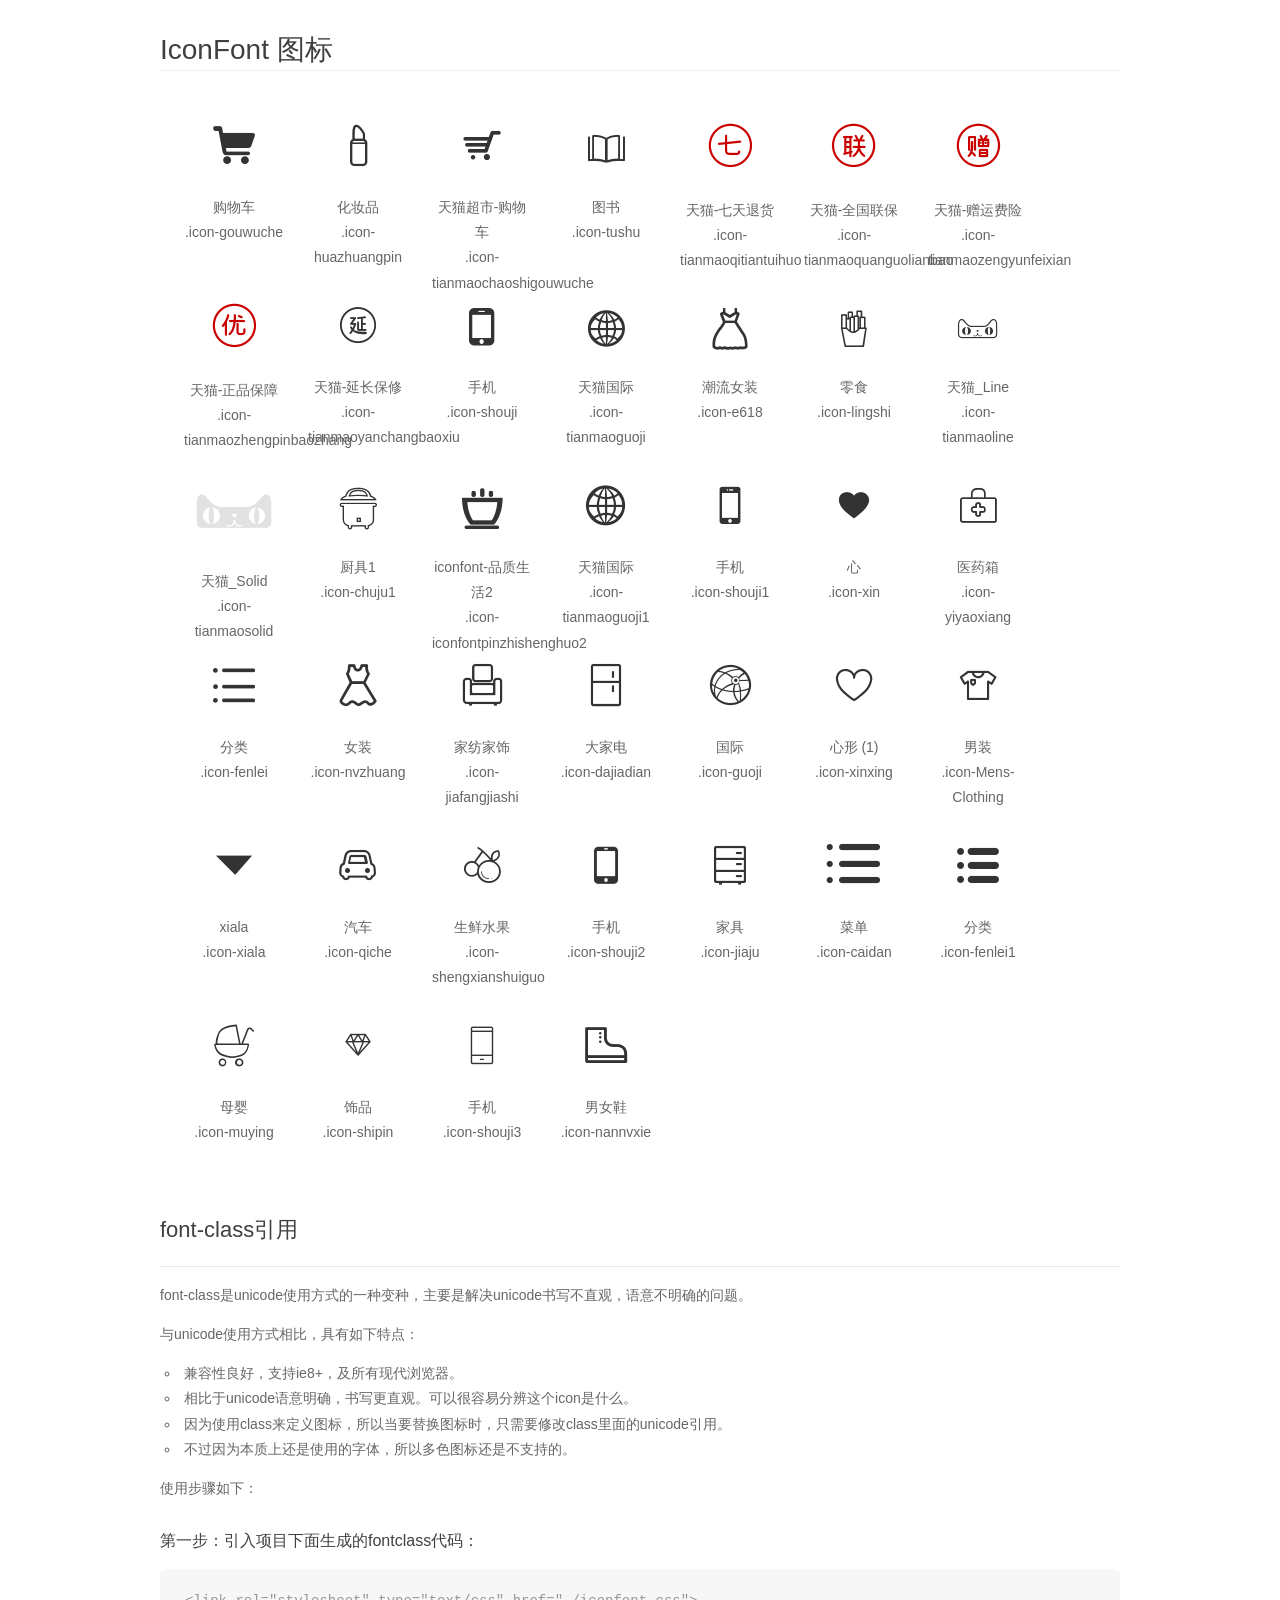
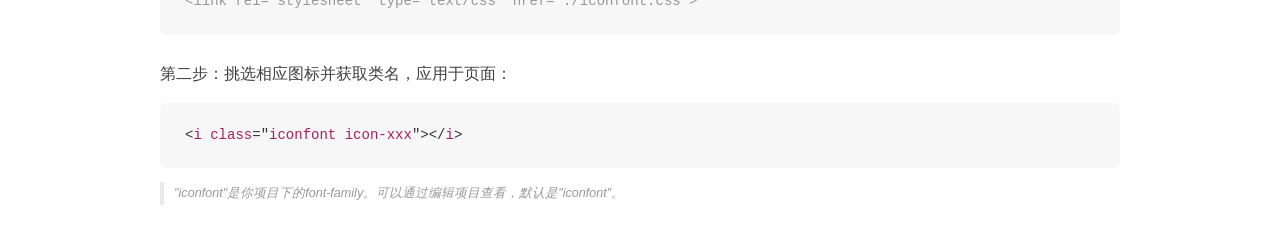
<file: iconfont/demo_fontclass.html>
<!DOCTYPE html>
<html>
<head>
    <meta charset="utf-8"/>
    <title>IconFont</title>
    <link rel="stylesheet" href="demo.css">
    <link rel="stylesheet" href="iconfont.css">
</head>
<body>
    <div class="main markdown">
        <h1>IconFont 图标</h1>
        <ul class="icon_lists clear">
            
                <li>
                <i class="icon iconfont icon-gouwuche"></i>
                    <div class="name">购物车</div>
                    <div class="fontclass">.icon-gouwuche</div>
                </li>
            
                <li>
                <i class="icon iconfont icon-huazhuangpin"></i>
                    <div class="name">化妆品</div>
                    <div class="fontclass">.icon-huazhuangpin</div>
                </li>
            
                <li>
                <i class="icon iconfont icon-tianmaochaoshigouwuche"></i>
                    <div class="name">天猫超市-购物车</div>
                    <div class="fontclass">.icon-tianmaochaoshigouwuche</div>
                </li>
            
                <li>
                <i class="icon iconfont icon-tushu"></i>
                    <div class="name">图书</div>
                    <div class="fontclass">.icon-tushu</div>
                </li>
            
                <li>
                <i class="icon iconfont icon-tianmaoqitiantuihuo"></i>
                    <div class="name">天猫-七天退货</div>
                    <div class="fontclass">.icon-tianmaoqitiantuihuo</div>
                </li>
            
                <li>
                <i class="icon iconfont icon-tianmaoquanguolianbao"></i>
                    <div class="name">天猫-全国联保</div>
                    <div class="fontclass">.icon-tianmaoquanguolianbao</div>
                </li>
            
                <li>
                <i class="icon iconfont icon-tianmaozengyunfeixian"></i>
                    <div class="name">天猫-赠运费险</div>
                    <div class="fontclass">.icon-tianmaozengyunfeixian</div>
                </li>
            
                <li>
                <i class="icon iconfont icon-tianmaozhengpinbaozhang"></i>
                    <div class="name">天猫-正品保障</div>
                    <div class="fontclass">.icon-tianmaozhengpinbaozhang</div>
                </li>
            
                <li>
                <i class="icon iconfont icon-tianmaoyanchangbaoxiu"></i>
                    <div class="name">天猫-延长保修</div>
                    <div class="fontclass">.icon-tianmaoyanchangbaoxiu</div>
                </li>
            
                <li>
                <i class="icon iconfont icon-shouji"></i>
                    <div class="name">手机</div>
                    <div class="fontclass">.icon-shouji</div>
                </li>
            
                <li>
                <i class="icon iconfont icon-tianmaoguoji"></i>
                    <div class="name">天猫国际</div>
                    <div class="fontclass">.icon-tianmaoguoji</div>
                </li>
            
                <li>
                <i class="icon iconfont icon-e618"></i>
                    <div class="name">潮流女装</div>
                    <div class="fontclass">.icon-e618</div>
                </li>
            
                <li>
                <i class="icon iconfont icon-lingshi"></i>
                    <div class="name">零食</div>
                    <div class="fontclass">.icon-lingshi</div>
                </li>
            
                <li>
                <i class="icon iconfont icon-tianmaoline"></i>
                    <div class="name">天猫_Line</div>
                    <div class="fontclass">.icon-tianmaoline</div>
                </li>
            
                <li>
                <i class="icon iconfont icon-tianmaosolid"></i>
                    <div class="name">天猫_Solid</div>
                    <div class="fontclass">.icon-tianmaosolid</div>
                </li>
            
                <li>
                <i class="icon iconfont icon-chuju1"></i>
                    <div class="name">厨具1</div>
                    <div class="fontclass">.icon-chuju1</div>
                </li>
            
                <li>
                <i class="icon iconfont icon-iconfontpinzhishenghuo2"></i>
                    <div class="name">iconfont-品质生活2</div>
                    <div class="fontclass">.icon-iconfontpinzhishenghuo2</div>
                </li>
            
                <li>
                <i class="icon iconfont icon-tianmaoguoji1"></i>
                    <div class="name">天猫国际</div>
                    <div class="fontclass">.icon-tianmaoguoji1</div>
                </li>
            
                <li>
                <i class="icon iconfont icon-shouji1"></i>
                    <div class="name">手机</div>
                    <div class="fontclass">.icon-shouji1</div>
                </li>
            
                <li>
                <i class="icon iconfont icon-xin"></i>
                    <div class="name">心</div>
                    <div class="fontclass">.icon-xin</div>
                </li>
            
                <li>
                <i class="icon iconfont icon-yiyaoxiang"></i>
                    <div class="name">医药箱</div>
                    <div class="fontclass">.icon-yiyaoxiang</div>
                </li>
            
                <li>
                <i class="icon iconfont icon-fenlei"></i>
                    <div class="name">分类</div>
                    <div class="fontclass">.icon-fenlei</div>
                </li>
            
                <li>
                <i class="icon iconfont icon-nvzhuang"></i>
                    <div class="name">女装</div>
                    <div class="fontclass">.icon-nvzhuang</div>
                </li>
            
                <li>
                <i class="icon iconfont icon-jiafangjiashi"></i>
                    <div class="name">家纺家饰</div>
                    <div class="fontclass">.icon-jiafangjiashi</div>
                </li>
            
                <li>
                <i class="icon iconfont icon-dajiadian"></i>
                    <div class="name">大家电</div>
                    <div class="fontclass">.icon-dajiadian</div>
                </li>
            
                <li>
                <i class="icon iconfont icon-guoji"></i>
                    <div class="name">国际</div>
                    <div class="fontclass">.icon-guoji</div>
                </li>
            
                <li>
                <i class="icon iconfont icon-xinxing"></i>
                    <div class="name">心形 (1)</div>
                    <div class="fontclass">.icon-xinxing</div>
                </li>
            
                <li>
                <i class="icon iconfont icon-Mens-Clothing"></i>
                    <div class="name">男装</div>
                    <div class="fontclass">.icon-Mens-Clothing</div>
                </li>
            
                <li>
                <i class="icon iconfont icon-xiala"></i>
                    <div class="name">xiala</div>
                    <div class="fontclass">.icon-xiala</div>
                </li>
            
                <li>
                <i class="icon iconfont icon-qiche"></i>
                    <div class="name">汽车</div>
                    <div class="fontclass">.icon-qiche</div>
                </li>
            
                <li>
                <i class="icon iconfont icon-shengxianshuiguo"></i>
                    <div class="name">生鲜水果</div>
                    <div class="fontclass">.icon-shengxianshuiguo</div>
                </li>
            
                <li>
                <i class="icon iconfont icon-shouji2"></i>
                    <div class="name">手机</div>
                    <div class="fontclass">.icon-shouji2</div>
                </li>
            
                <li>
                <i class="icon iconfont icon-jiaju"></i>
                    <div class="name">家具</div>
                    <div class="fontclass">.icon-jiaju</div>
                </li>
            
                <li>
                <i class="icon iconfont icon-caidan"></i>
                    <div class="name">菜单</div>
                    <div class="fontclass">.icon-caidan</div>
                </li>
            
                <li>
                <i class="icon iconfont icon-fenlei1"></i>
                    <div class="name">分类</div>
                    <div class="fontclass">.icon-fenlei1</div>
                </li>
            
                <li>
                <i class="icon iconfont icon-muying"></i>
                    <div class="name">母婴</div>
                    <div class="fontclass">.icon-muying</div>
                </li>
            
                <li>
                <i class="icon iconfont icon-shipin"></i>
                    <div class="name">饰品</div>
                    <div class="fontclass">.icon-shipin</div>
                </li>
            
                <li>
                <i class="icon iconfont icon-shouji3"></i>
                    <div class="name">手机</div>
                    <div class="fontclass">.icon-shouji3</div>
                </li>
            
                <li>
                <i class="icon iconfont icon-nannvxie"></i>
                    <div class="name">男女鞋</div>
                    <div class="fontclass">.icon-nannvxie</div>
                </li>
            
        </ul>

        <h2 id="font-class-">font-class引用</h2>
        <hr>

        <p>font-class是unicode使用方式的一种变种，主要是解决unicode书写不直观，语意不明确的问题。</p>
        <p>与unicode使用方式相比，具有如下特点：</p>
        <ul>
        <li>兼容性良好，支持ie8+，及所有现代浏览器。</li>
        <li>相比于unicode语意明确，书写更直观。可以很容易分辨这个icon是什么。</li>
        <li>因为使用class来定义图标，所以当要替换图标时，只需要修改class里面的unicode引用。</li>
        <li>不过因为本质上还是使用的字体，所以多色图标还是不支持的。</li>
        </ul>
        <p>使用步骤如下：</p>
        <h3 id="-fontclass-">第一步：引入项目下面生成的fontclass代码：</h3>


        <pre><code class="lang-js hljs javascript"><span class="hljs-comment">&lt;link rel="stylesheet" type="text/css" href="./iconfont.css"&gt;</span></code></pre>
        <h3 id="-">第二步：挑选相应图标并获取类名，应用于页面：</h3>
        <pre><code class="lang-css hljs">&lt;<span class="hljs-selector-tag">i</span> <span class="hljs-selector-tag">class</span>="<span class="hljs-selector-tag">iconfont</span> <span class="hljs-selector-tag">icon-xxx</span>"&gt;&lt;/<span class="hljs-selector-tag">i</span>&gt;</code></pre>
        <blockquote>
        <p>"iconfont"是你项目下的font-family。可以通过编辑项目查看，默认是"iconfont"。</p>
        </blockquote>
    </div>
</body>
</html>
</file>
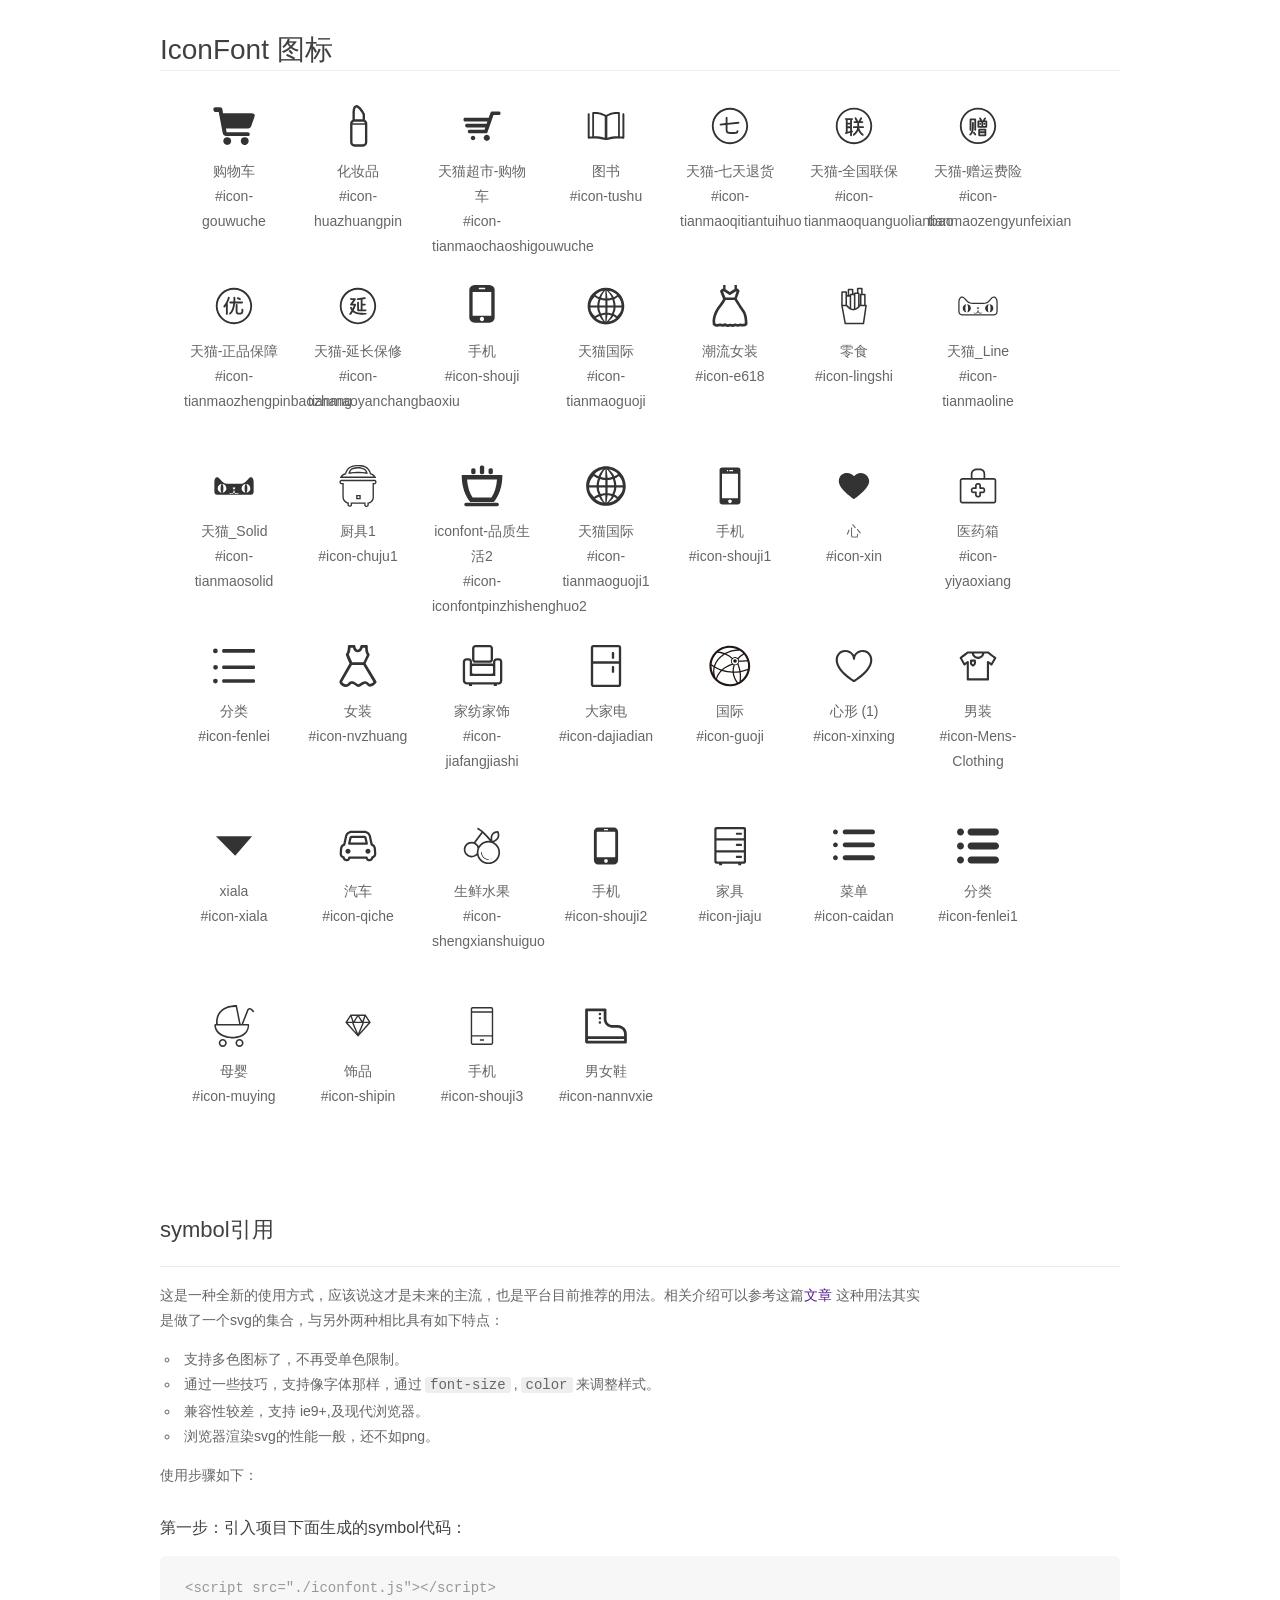
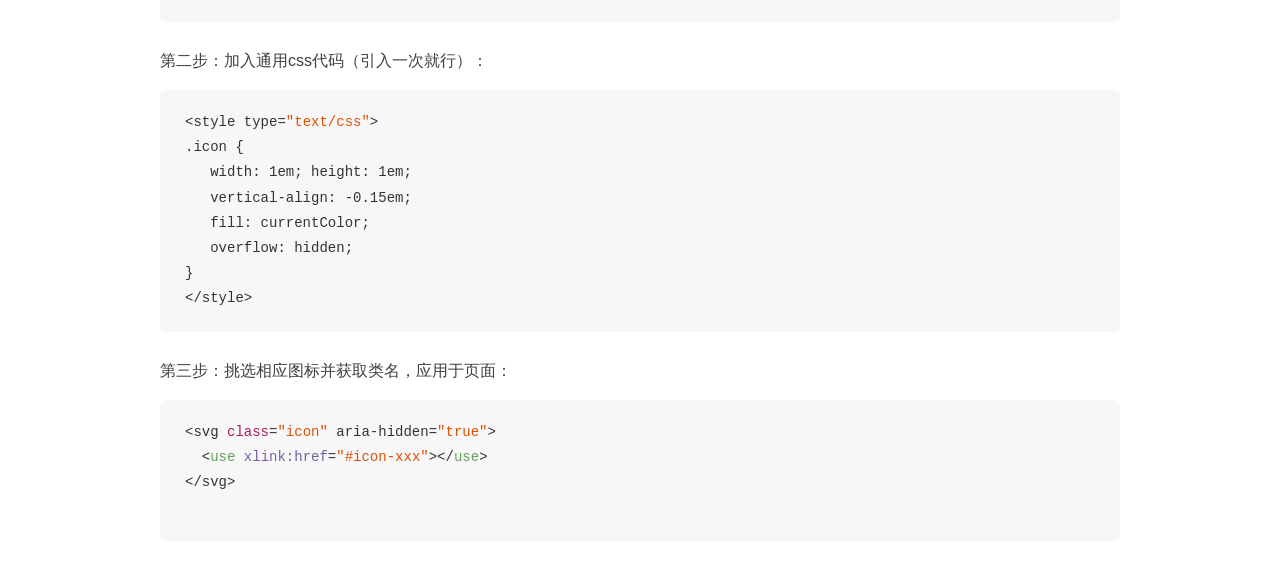
<file: iconfont/demo_symbol.html>
<!DOCTYPE html>
<html>
<head>
    <meta charset="utf-8"/>
    <title>IconFont</title>
    <link rel="stylesheet" href="demo.css">
    <script src="iconfont.js"></script>

    <style type="text/css">
        .icon {
          /* 通过设置 font-size 来改变图标大小 */
          width: 1em; height: 1em;
          /* 图标和文字相邻时，垂直对齐 */
          vertical-align: -0.15em;
          /* 通过设置 color 来改变 SVG 的颜色/fill */
          fill: currentColor;
          /* path 和 stroke 溢出 viewBox 部分在 IE 下会显示
             normalize.css 中也包含这行 */
          overflow: hidden;
        }

    </style>
</head>
<body>
    <div class="main markdown">
        <h1>IconFont 图标</h1>
        <ul class="icon_lists clear">
            
                <li>
                    <svg class="icon" aria-hidden="true">
                        <use xlink:href="#icon-gouwuche"></use>
                    </svg>
                    <div class="name">购物车</div>
                    <div class="fontclass">#icon-gouwuche</div>
                </li>
            
                <li>
                    <svg class="icon" aria-hidden="true">
                        <use xlink:href="#icon-huazhuangpin"></use>
                    </svg>
                    <div class="name">化妆品</div>
                    <div class="fontclass">#icon-huazhuangpin</div>
                </li>
            
                <li>
                    <svg class="icon" aria-hidden="true">
                        <use xlink:href="#icon-tianmaochaoshigouwuche"></use>
                    </svg>
                    <div class="name">天猫超市-购物车</div>
                    <div class="fontclass">#icon-tianmaochaoshigouwuche</div>
                </li>
            
                <li>
                    <svg class="icon" aria-hidden="true">
                        <use xlink:href="#icon-tushu"></use>
                    </svg>
                    <div class="name">图书</div>
                    <div class="fontclass">#icon-tushu</div>
                </li>
            
                <li>
                    <svg class="icon" aria-hidden="true">
                        <use xlink:href="#icon-tianmaoqitiantuihuo"></use>
                    </svg>
                    <div class="name">天猫-七天退货</div>
                    <div class="fontclass">#icon-tianmaoqitiantuihuo</div>
                </li>
            
                <li>
                    <svg class="icon" aria-hidden="true">
                        <use xlink:href="#icon-tianmaoquanguolianbao"></use>
                    </svg>
                    <div class="name">天猫-全国联保</div>
                    <div class="fontclass">#icon-tianmaoquanguolianbao</div>
                </li>
            
                <li>
                    <svg class="icon" aria-hidden="true">
                        <use xlink:href="#icon-tianmaozengyunfeixian"></use>
                    </svg>
                    <div class="name">天猫-赠运费险</div>
                    <div class="fontclass">#icon-tianmaozengyunfeixian</div>
                </li>
            
                <li>
                    <svg class="icon" aria-hidden="true">
                        <use xlink:href="#icon-tianmaozhengpinbaozhang"></use>
                    </svg>
                    <div class="name">天猫-正品保障</div>
                    <div class="fontclass">#icon-tianmaozhengpinbaozhang</div>
                </li>
            
                <li>
                    <svg class="icon" aria-hidden="true">
                        <use xlink:href="#icon-tianmaoyanchangbaoxiu"></use>
                    </svg>
                    <div class="name">天猫-延长保修</div>
                    <div class="fontclass">#icon-tianmaoyanchangbaoxiu</div>
                </li>
            
                <li>
                    <svg class="icon" aria-hidden="true">
                        <use xlink:href="#icon-shouji"></use>
                    </svg>
                    <div class="name">手机</div>
                    <div class="fontclass">#icon-shouji</div>
                </li>
            
                <li>
                    <svg class="icon" aria-hidden="true">
                        <use xlink:href="#icon-tianmaoguoji"></use>
                    </svg>
                    <div class="name">天猫国际</div>
                    <div class="fontclass">#icon-tianmaoguoji</div>
                </li>
            
                <li>
                    <svg class="icon" aria-hidden="true">
                        <use xlink:href="#icon-e618"></use>
                    </svg>
                    <div class="name">潮流女装</div>
                    <div class="fontclass">#icon-e618</div>
                </li>
            
                <li>
                    <svg class="icon" aria-hidden="true">
                        <use xlink:href="#icon-lingshi"></use>
                    </svg>
                    <div class="name">零食</div>
                    <div class="fontclass">#icon-lingshi</div>
                </li>
            
                <li>
                    <svg class="icon" aria-hidden="true">
                        <use xlink:href="#icon-tianmaoline"></use>
                    </svg>
                    <div class="name">天猫_Line</div>
                    <div class="fontclass">#icon-tianmaoline</div>
                </li>
            
                <li>
                    <svg class="icon" aria-hidden="true">
                        <use xlink:href="#icon-tianmaosolid"></use>
                    </svg>
                    <div class="name">天猫_Solid</div>
                    <div class="fontclass">#icon-tianmaosolid</div>
                </li>
            
                <li>
                    <svg class="icon" aria-hidden="true">
                        <use xlink:href="#icon-chuju1"></use>
                    </svg>
                    <div class="name">厨具1</div>
                    <div class="fontclass">#icon-chuju1</div>
                </li>
            
                <li>
                    <svg class="icon" aria-hidden="true">
                        <use xlink:href="#icon-iconfontpinzhishenghuo2"></use>
                    </svg>
                    <div class="name">iconfont-品质生活2</div>
                    <div class="fontclass">#icon-iconfontpinzhishenghuo2</div>
                </li>
            
                <li>
                    <svg class="icon" aria-hidden="true">
                        <use xlink:href="#icon-tianmaoguoji1"></use>
                    </svg>
                    <div class="name">天猫国际</div>
                    <div class="fontclass">#icon-tianmaoguoji1</div>
                </li>
            
                <li>
                    <svg class="icon" aria-hidden="true">
                        <use xlink:href="#icon-shouji1"></use>
                    </svg>
                    <div class="name">手机</div>
                    <div class="fontclass">#icon-shouji1</div>
                </li>
            
                <li>
                    <svg class="icon" aria-hidden="true">
                        <use xlink:href="#icon-xin"></use>
                    </svg>
                    <div class="name">心</div>
                    <div class="fontclass">#icon-xin</div>
                </li>
            
                <li>
                    <svg class="icon" aria-hidden="true">
                        <use xlink:href="#icon-yiyaoxiang"></use>
                    </svg>
                    <div class="name">医药箱</div>
                    <div class="fontclass">#icon-yiyaoxiang</div>
                </li>
            
                <li>
                    <svg class="icon" aria-hidden="true">
                        <use xlink:href="#icon-fenlei"></use>
                    </svg>
                    <div class="name">分类</div>
                    <div class="fontclass">#icon-fenlei</div>
                </li>
            
                <li>
                    <svg class="icon" aria-hidden="true">
                        <use xlink:href="#icon-nvzhuang"></use>
                    </svg>
                    <div class="name">女装</div>
                    <div class="fontclass">#icon-nvzhuang</div>
                </li>
            
                <li>
                    <svg class="icon" aria-hidden="true">
                        <use xlink:href="#icon-jiafangjiashi"></use>
                    </svg>
                    <div class="name">家纺家饰</div>
                    <div class="fontclass">#icon-jiafangjiashi</div>
                </li>
            
                <li>
                    <svg class="icon" aria-hidden="true">
                        <use xlink:href="#icon-dajiadian"></use>
                    </svg>
                    <div class="name">大家电</div>
                    <div class="fontclass">#icon-dajiadian</div>
                </li>
            
                <li>
                    <svg class="icon" aria-hidden="true">
                        <use xlink:href="#icon-guoji"></use>
                    </svg>
                    <div class="name">国际</div>
                    <div class="fontclass">#icon-guoji</div>
                </li>
            
                <li>
                    <svg class="icon" aria-hidden="true">
                        <use xlink:href="#icon-xinxing"></use>
                    </svg>
                    <div class="name">心形 (1)</div>
                    <div class="fontclass">#icon-xinxing</div>
                </li>
            
                <li>
                    <svg class="icon" aria-hidden="true">
                        <use xlink:href="#icon-Mens-Clothing"></use>
                    </svg>
                    <div class="name">男装</div>
                    <div class="fontclass">#icon-Mens-Clothing</div>
                </li>
            
                <li>
                    <svg class="icon" aria-hidden="true">
                        <use xlink:href="#icon-xiala"></use>
                    </svg>
                    <div class="name">xiala</div>
                    <div class="fontclass">#icon-xiala</div>
                </li>
            
                <li>
                    <svg class="icon" aria-hidden="true">
                        <use xlink:href="#icon-qiche"></use>
                    </svg>
                    <div class="name">汽车</div>
                    <div class="fontclass">#icon-qiche</div>
                </li>
            
                <li>
                    <svg class="icon" aria-hidden="true">
                        <use xlink:href="#icon-shengxianshuiguo"></use>
                    </svg>
                    <div class="name">生鲜水果</div>
                    <div class="fontclass">#icon-shengxianshuiguo</div>
                </li>
            
                <li>
                    <svg class="icon" aria-hidden="true">
                        <use xlink:href="#icon-shouji2"></use>
                    </svg>
                    <div class="name">手机</div>
                    <div class="fontclass">#icon-shouji2</div>
                </li>
            
                <li>
                    <svg class="icon" aria-hidden="true">
                        <use xlink:href="#icon-jiaju"></use>
                    </svg>
                    <div class="name">家具</div>
                    <div class="fontclass">#icon-jiaju</div>
                </li>
            
                <li>
                    <svg class="icon" aria-hidden="true">
                        <use xlink:href="#icon-caidan"></use>
                    </svg>
                    <div class="name">菜单</div>
                    <div class="fontclass">#icon-caidan</div>
                </li>
            
                <li>
                    <svg class="icon" aria-hidden="true">
                        <use xlink:href="#icon-fenlei1"></use>
                    </svg>
                    <div class="name">分类</div>
                    <div class="fontclass">#icon-fenlei1</div>
                </li>
            
                <li>
                    <svg class="icon" aria-hidden="true">
                        <use xlink:href="#icon-muying"></use>
                    </svg>
                    <div class="name">母婴</div>
                    <div class="fontclass">#icon-muying</div>
                </li>
            
                <li>
                    <svg class="icon" aria-hidden="true">
                        <use xlink:href="#icon-shipin"></use>
                    </svg>
                    <div class="name">饰品</div>
                    <div class="fontclass">#icon-shipin</div>
                </li>
            
                <li>
                    <svg class="icon" aria-hidden="true">
                        <use xlink:href="#icon-shouji3"></use>
                    </svg>
                    <div class="name">手机</div>
                    <div class="fontclass">#icon-shouji3</div>
                </li>
            
                <li>
                    <svg class="icon" aria-hidden="true">
                        <use xlink:href="#icon-nannvxie"></use>
                    </svg>
                    <div class="name">男女鞋</div>
                    <div class="fontclass">#icon-nannvxie</div>
                </li>
            
        </ul>


        <h2 id="symbol-">symbol引用</h2>
        <hr>

        <p>这是一种全新的使用方式，应该说这才是未来的主流，也是平台目前推荐的用法。相关介绍可以参考这篇<a href="">文章</a>
        这种用法其实是做了一个svg的集合，与另外两种相比具有如下特点：</p>
        <ul>
          <li>支持多色图标了，不再受单色限制。</li>
          <li>通过一些技巧，支持像字体那样，通过<code>font-size</code>,<code>color</code>来调整样式。</li>
          <li>兼容性较差，支持 ie9+,及现代浏览器。</li>
          <li>浏览器渲染svg的性能一般，还不如png。</li>
        </ul>
        <p>使用步骤如下：</p>
        <h3 id="-symbol-">第一步：引入项目下面生成的symbol代码：</h3>
        <pre><code class="lang-js hljs javascript"><span class="hljs-comment">&lt;script src="./iconfont.js"&gt;&lt;/script&gt;</span></code></pre>
        <h3 id="-css-">第二步：加入通用css代码（引入一次就行）：</h3>
        <pre><code class="lang-js hljs javascript">&lt;style type=<span class="hljs-string">"text/css"</span>&gt;
.icon {
   width: <span class="hljs-number">1</span>em; height: <span class="hljs-number">1</span>em;
   vertical-align: <span class="hljs-number">-0.15</span>em;
   fill: currentColor;
   overflow: hidden;
}
&lt;<span class="hljs-regexp">/style&gt;</span></code></pre>
        <h3 id="-">第三步：挑选相应图标并获取类名，应用于页面：</h3>
        <pre><code class="lang-js hljs javascript">&lt;svg <span class="hljs-class"><span class="hljs-keyword">class</span></span>=<span class="hljs-string">"icon"</span> aria-hidden=<span class="hljs-string">"true"</span>&gt;<span class="xml"><span class="hljs-tag">
  &lt;<span class="hljs-name">use</span> <span class="hljs-attr">xlink:href</span>=<span class="hljs-string">"#icon-xxx"</span>&gt;</span><span class="hljs-tag">&lt;/<span class="hljs-name">use</span>&gt;</span>
</span>&lt;<span class="hljs-regexp">/svg&gt;
        </span></code></pre>
    </div>
</body>
</html>
</file>
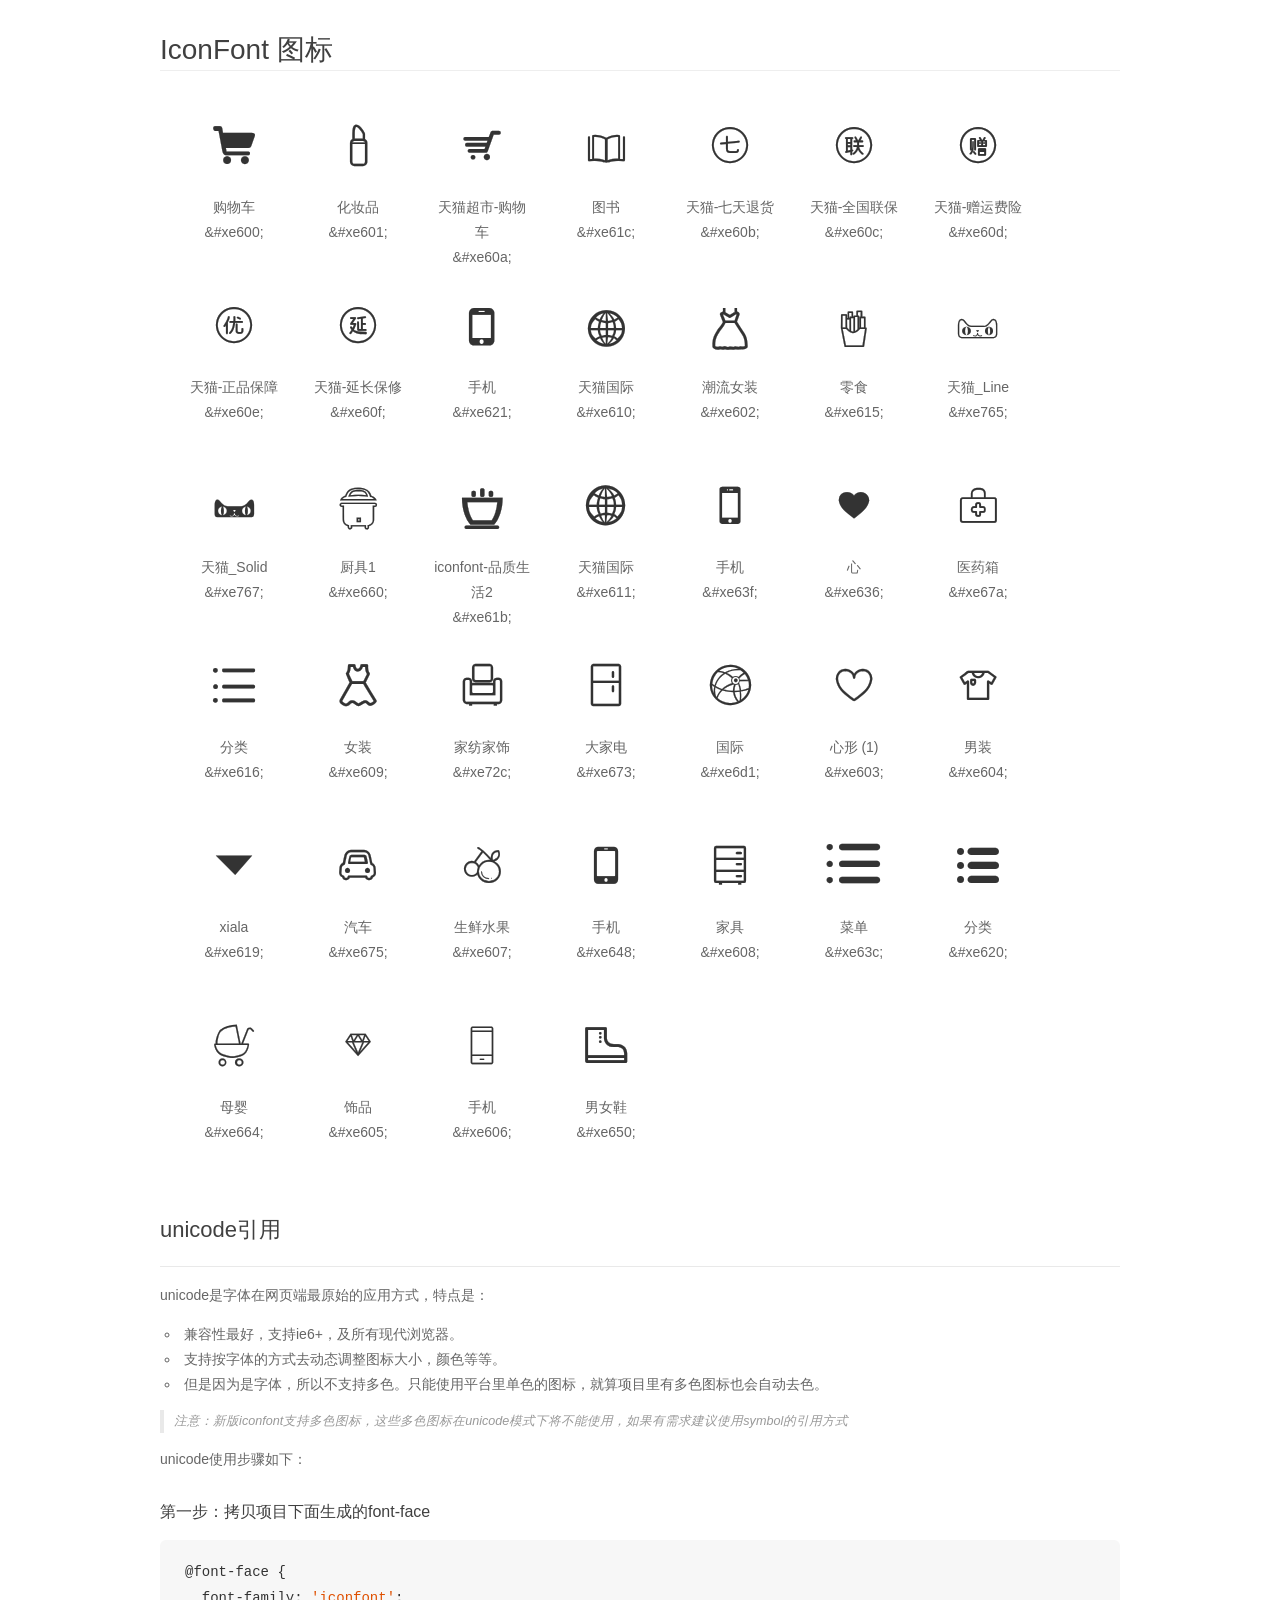
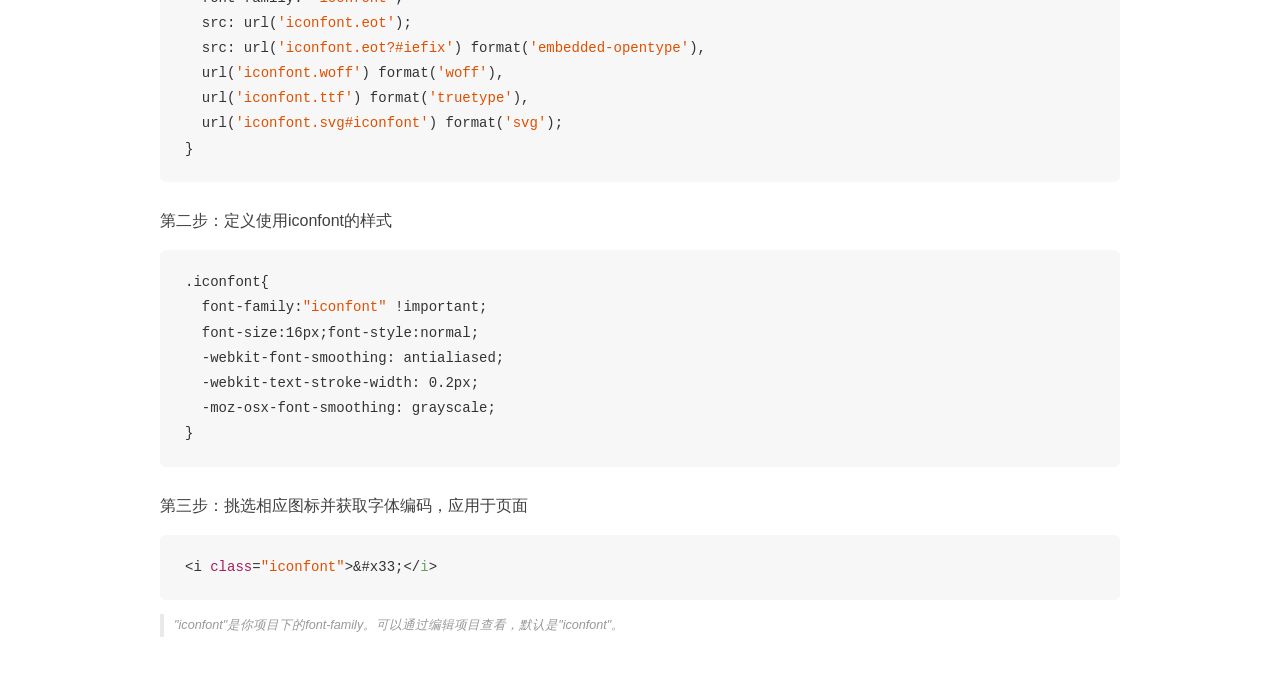
<file: iconfont/demo_unicode.html>
<!DOCTYPE html>
<html>
<head>
    <meta charset="utf-8"/>
    <title>IconFont</title>
    <link rel="stylesheet" href="demo.css">

    <style type="text/css">

        @font-face {font-family: "iconfont";
          src: url('iconfont.eot'); /* IE9*/
          src: url('iconfont.eot#iefix') format('embedded-opentype'), /* IE6-IE8 */
          url('iconfont.woff') format('woff'), /* chrome, firefox */
          url('iconfont.ttf') format('truetype'), /* chrome, firefox, opera, Safari, Android, iOS 4.2+*/
          url('iconfont.svg#iconfont') format('svg'); /* iOS 4.1- */
        }

        .iconfont {
          font-family:"iconfont" !important;
          font-size:16px;
          font-style:normal;
          -webkit-font-smoothing: antialiased;
          -webkit-text-stroke-width: 0.2px;
          -moz-osx-font-smoothing: grayscale;
        }

    </style>
</head>
<body>
    <div class="main markdown">
        <h1>IconFont 图标</h1>
        <ul class="icon_lists clear">
            
                <li>
                <i class="icon iconfont">&#xe600;</i>
                    <div class="name">购物车</div>
                    <div class="code">&amp;#xe600;</div>
                </li>
            
                <li>
                <i class="icon iconfont">&#xe601;</i>
                    <div class="name">化妆品</div>
                    <div class="code">&amp;#xe601;</div>
                </li>
            
                <li>
                <i class="icon iconfont">&#xe60a;</i>
                    <div class="name">天猫超市-购物车</div>
                    <div class="code">&amp;#xe60a;</div>
                </li>
            
                <li>
                <i class="icon iconfont">&#xe61c;</i>
                    <div class="name">图书</div>
                    <div class="code">&amp;#xe61c;</div>
                </li>
            
                <li>
                <i class="icon iconfont">&#xe60b;</i>
                    <div class="name">天猫-七天退货</div>
                    <div class="code">&amp;#xe60b;</div>
                </li>
            
                <li>
                <i class="icon iconfont">&#xe60c;</i>
                    <div class="name">天猫-全国联保</div>
                    <div class="code">&amp;#xe60c;</div>
                </li>
            
                <li>
                <i class="icon iconfont">&#xe60d;</i>
                    <div class="name">天猫-赠运费险</div>
                    <div class="code">&amp;#xe60d;</div>
                </li>
            
                <li>
                <i class="icon iconfont">&#xe60e;</i>
                    <div class="name">天猫-正品保障</div>
                    <div class="code">&amp;#xe60e;</div>
                </li>
            
                <li>
                <i class="icon iconfont">&#xe60f;</i>
                    <div class="name">天猫-延长保修</div>
                    <div class="code">&amp;#xe60f;</div>
                </li>
            
                <li>
                <i class="icon iconfont">&#xe621;</i>
                    <div class="name">手机</div>
                    <div class="code">&amp;#xe621;</div>
                </li>
            
                <li>
                <i class="icon iconfont">&#xe610;</i>
                    <div class="name">天猫国际</div>
                    <div class="code">&amp;#xe610;</div>
                </li>
            
                <li>
                <i class="icon iconfont">&#xe602;</i>
                    <div class="name">潮流女装</div>
                    <div class="code">&amp;#xe602;</div>
                </li>
            
                <li>
                <i class="icon iconfont">&#xe615;</i>
                    <div class="name">零食</div>
                    <div class="code">&amp;#xe615;</div>
                </li>
            
                <li>
                <i class="icon iconfont">&#xe765;</i>
                    <div class="name">天猫_Line</div>
                    <div class="code">&amp;#xe765;</div>
                </li>
            
                <li>
                <i class="icon iconfont">&#xe767;</i>
                    <div class="name">天猫_Solid</div>
                    <div class="code">&amp;#xe767;</div>
                </li>
            
                <li>
                <i class="icon iconfont">&#xe660;</i>
                    <div class="name">厨具1</div>
                    <div class="code">&amp;#xe660;</div>
                </li>
            
                <li>
                <i class="icon iconfont">&#xe61b;</i>
                    <div class="name">iconfont-品质生活2</div>
                    <div class="code">&amp;#xe61b;</div>
                </li>
            
                <li>
                <i class="icon iconfont">&#xe611;</i>
                    <div class="name">天猫国际</div>
                    <div class="code">&amp;#xe611;</div>
                </li>
            
                <li>
                <i class="icon iconfont">&#xe63f;</i>
                    <div class="name">手机</div>
                    <div class="code">&amp;#xe63f;</div>
                </li>
            
                <li>
                <i class="icon iconfont">&#xe636;</i>
                    <div class="name">心</div>
                    <div class="code">&amp;#xe636;</div>
                </li>
            
                <li>
                <i class="icon iconfont">&#xe67a;</i>
                    <div class="name">医药箱</div>
                    <div class="code">&amp;#xe67a;</div>
                </li>
            
                <li>
                <i class="icon iconfont">&#xe616;</i>
                    <div class="name">分类</div>
                    <div class="code">&amp;#xe616;</div>
                </li>
            
                <li>
                <i class="icon iconfont">&#xe609;</i>
                    <div class="name">女装</div>
                    <div class="code">&amp;#xe609;</div>
                </li>
            
                <li>
                <i class="icon iconfont">&#xe72c;</i>
                    <div class="name">家纺家饰</div>
                    <div class="code">&amp;#xe72c;</div>
                </li>
            
                <li>
                <i class="icon iconfont">&#xe673;</i>
                    <div class="name">大家电</div>
                    <div class="code">&amp;#xe673;</div>
                </li>
            
                <li>
                <i class="icon iconfont">&#xe6d1;</i>
                    <div class="name">国际</div>
                    <div class="code">&amp;#xe6d1;</div>
                </li>
            
                <li>
                <i class="icon iconfont">&#xe603;</i>
                    <div class="name">心形 (1)</div>
                    <div class="code">&amp;#xe603;</div>
                </li>
            
                <li>
                <i class="icon iconfont">&#xe604;</i>
                    <div class="name">男装</div>
                    <div class="code">&amp;#xe604;</div>
                </li>
            
                <li>
                <i class="icon iconfont">&#xe619;</i>
                    <div class="name">xiala</div>
                    <div class="code">&amp;#xe619;</div>
                </li>
            
                <li>
                <i class="icon iconfont">&#xe675;</i>
                    <div class="name">汽车</div>
                    <div class="code">&amp;#xe675;</div>
                </li>
            
                <li>
                <i class="icon iconfont">&#xe607;</i>
                    <div class="name">生鲜水果</div>
                    <div class="code">&amp;#xe607;</div>
                </li>
            
                <li>
                <i class="icon iconfont">&#xe648;</i>
                    <div class="name">手机</div>
                    <div class="code">&amp;#xe648;</div>
                </li>
            
                <li>
                <i class="icon iconfont">&#xe608;</i>
                    <div class="name">家具</div>
                    <div class="code">&amp;#xe608;</div>
                </li>
            
                <li>
                <i class="icon iconfont">&#xe63c;</i>
                    <div class="name">菜单</div>
                    <div class="code">&amp;#xe63c;</div>
                </li>
            
                <li>
                <i class="icon iconfont">&#xe620;</i>
                    <div class="name">分类</div>
                    <div class="code">&amp;#xe620;</div>
                </li>
            
                <li>
                <i class="icon iconfont">&#xe664;</i>
                    <div class="name">母婴</div>
                    <div class="code">&amp;#xe664;</div>
                </li>
            
                <li>
                <i class="icon iconfont">&#xe605;</i>
                    <div class="name">饰品</div>
                    <div class="code">&amp;#xe605;</div>
                </li>
            
                <li>
                <i class="icon iconfont">&#xe606;</i>
                    <div class="name">手机</div>
                    <div class="code">&amp;#xe606;</div>
                </li>
            
                <li>
                <i class="icon iconfont">&#xe650;</i>
                    <div class="name">男女鞋</div>
                    <div class="code">&amp;#xe650;</div>
                </li>
            
        </ul>
        <h2 id="unicode-">unicode引用</h2>
        <hr>

        <p>unicode是字体在网页端最原始的应用方式，特点是：</p>
        <ul>
        <li>兼容性最好，支持ie6+，及所有现代浏览器。</li>
        <li>支持按字体的方式去动态调整图标大小，颜色等等。</li>
        <li>但是因为是字体，所以不支持多色。只能使用平台里单色的图标，就算项目里有多色图标也会自动去色。</li>
        </ul>
        <blockquote>
        <p>注意：新版iconfont支持多色图标，这些多色图标在unicode模式下将不能使用，如果有需求建议使用symbol的引用方式</p>
        </blockquote>
        <p>unicode使用步骤如下：</p>
        <h3 id="-font-face">第一步：拷贝项目下面生成的font-face</h3>
        <pre><code class="lang-js hljs javascript">@font-face {
  font-family: <span class="hljs-string">'iconfont'</span>;
  src: url(<span class="hljs-string">'iconfont.eot'</span>);
  src: url(<span class="hljs-string">'iconfont.eot?#iefix'</span>) format(<span class="hljs-string">'embedded-opentype'</span>),
  url(<span class="hljs-string">'iconfont.woff'</span>) format(<span class="hljs-string">'woff'</span>),
  url(<span class="hljs-string">'iconfont.ttf'</span>) format(<span class="hljs-string">'truetype'</span>),
  url(<span class="hljs-string">'iconfont.svg#iconfont'</span>) format(<span class="hljs-string">'svg'</span>);
}
</code></pre>
        <h3 id="-iconfont-">第二步：定义使用iconfont的样式</h3>
        <pre><code class="lang-js hljs javascript">.iconfont{
  font-family:<span class="hljs-string">"iconfont"</span> !important;
  font-size:<span class="hljs-number">16</span>px;font-style:normal;
  -webkit-font-smoothing: antialiased;
  -webkit-text-stroke-width: <span class="hljs-number">0.2</span>px;
  -moz-osx-font-smoothing: grayscale;
}
</code></pre>
        <h3 id="-">第三步：挑选相应图标并获取字体编码，应用于页面</h3>
        <pre><code class="lang-js hljs javascript">&lt;i <span class="hljs-class"><span class="hljs-keyword">class</span></span>=<span class="hljs-string">"iconfont"</span>&gt;&amp;#x33;<span class="xml"><span class="hljs-tag">&lt;/<span class="hljs-name">i</span>&gt;</span></span></code></pre>

        <blockquote>
        <p>"iconfont"是你项目下的font-family。可以通过编辑项目查看，默认是"iconfont"。</p>
        </blockquote>
    </div>


</body>
</html>
</file>
<file: css/index.css>
/*
* @Author: 宏达
* @Date:   2017-08-20 13:58:20
* @Last Modified by:   宏达
* @Last Modified time: 2017-09-21 13:27:05
*/
/* 顶部 */
.dingbu{
	width: 100%;
	height: 32px;
	background: #f2f2f2;
	border-bottom: 1px solid #e5e5e5;
	margin-bottom: 38px;
}
.dingbu-left{
	width: 208px;
	height: 12px;
	background: #f2f2f2;
	margin-top: 9px;
	margin-left: 45px;
	float: left;
}
.dingbu-left span{
	font-size: 12px;
	color: #999999;
	float: left;
	line-height:12px; 
	margin-right: 20px;
}
.dingbu-left a{
    font-size: 12px;
	color: #999999;
	float: left;
	line-height:12px; 
	margin-right: 20px;
}
.dingbu-left .last{
	margin-right: 0px;
}
.dingbu-left a:hover{
	color: #df2727;
}
.dingbu-right{
	width: 676px;
	height: 14px;
	background: #f2f2f2;
	float: right;
	margin-top: 9px;
	margin-right: 42px;
}
.dingbu-right-left{
	width: 333px;
	height: 14px;
	background: #f2f2f2;
	border-right: 1px solid #cccccc;
	float: left;
}
.wode{
	width: 55px;
	height: 14px;
	background: #f2f2f2;
	float: left;
	margin-right: 16px;
}
.wode-zuo{
	font-size: 11px;
	color: #999999;
	line-height: 13px;
	float: left;
}
.wode-zuo:hover{
	color: #dd2727;
	border-bottom: 1px solid #dd2727;
}
.wode-you{
	width: 6px;
	height: 14px;
	background: #f2f2f2;
	color: #bbbbbb;
	float: right;
}
.guanzhu{
	width: 84px;
	height: 12px;
	background: #f2f2f2;
	float: left;
	margin-right: 16px;
}
.guanzhu-zuo{
	width: 12px;
	height: 12px;
	background: #f2f2f2;
	color: #c40000;
	float: left;
}
.guanzhu-you{
	font-size: 11px;
	color: #999999;
	line-height: 12px;
	float: right;
}
.guanzhu-you:hover{
	color: #dd2727;
}
.gouwuche{
	width: 87px;
	height: 12px;
	background: #f2f2f2;
	float: left;
	margin-right: 20px;
}
.gouwuche-zuo{
	width: 12px;
	height: 12px;
	background: #f2f2f2;
	float: left;
	color: #c40000;
}
.gouwuche-you{
	font-size: 11px;
	color: #999999;
	line-height: 12px;
	float: right;
}
.gouwuche-you:hover{
	color: #dd2727;
}
.shoucang{
	width: 55px;
	height: 14px;
	background: #f2f2f2;
	float: left;
	/* margin-right: 18px; */
}
.shoucang-zuo{
	font-size: 11px;
	color: #999999;
	line-height: 13px;
	float: left;
}
.shoucang-zuo:hover{
    color: #dd2727;
}
.shoucang-you{
	width: 6px;
	height: 14px;
	background: #f2f2f2;
	float: right;
	margin-right: 10px;
	color: #bbbbbb;
}
.dingbu-right-right{
	width: 328px;
	height: 14px;
	background: #f2f2f2;
	float: left;
}
.shoujiban{
	width: 50px;
	height: 12px;
	background: #f2f2f2;
	float: left;
	margin-right: 20px;
}
.shoujiban-zuo{
	width: 12px;
	height: 12px;
	background: #f2f2f2;
	float: left;
	color: #c40000;
}
.shoujiban-you{
	font-size: 11px;
	color: #999999;
	line-height: 12px;
	float: right; 
}
.shoujiban-you:hover{
	color: #dd2727;
}
.taobaowang{
	width: 36px;
	height: 11px;
	background: #f2f2f2;
	font-size: 11px;
	float: left;
	line-height: 11px;
	margin-right: 20px;
}
.taobaowang-you{
	color: #999999;
}
.taobaowang-you:hover{
	color: #dd2727;
}
.qiyegou-you{
	width: 36px;
	height: 11px;
	background: #f2f2f2;
	font-size: 11px;
	float: left;
	line-height: 11px;
	margin-right: 20px;
}
.qiyegou-you{
	color: #999999;
}
.qiyegou-you:hover{
	color: #dd2727;
}
.shangjia{
	width: 55px;
	height: 10px;
	background: #f2f2f2;
	float: left;
	margin-right: 18px;
}
.shangjia-zuo{
	font-size: 11px;
	color: #999999;
	line-height: 10px;
	float: left;
}
.shangjia-zuo:hover{
	color: #dd2727;
}
.shangjia-you{
	width: 6px;
	height: 14px;
	background: #f2f2f2;
	float: right;
	color: #bbbbbb;
}
.wangzhan{
	width: 65px;
	height: 10px;
	background: #f2f2f2;
	float: left;
	/* margin-right: 18px; */
}
/* .wangzhan-zuo{
	width: 6px;
	height: 6px;
	background: #f2f2f2;
	float: left;
	color: #c40000;
	margin-right: 3px;
} */
.wangzhan-zhong{
	font-size: 11px;
	color: #999999;
	line-height: 10px;
	float: left;
}
.wangzhan-zhong:hover{
	color: #dd2727;
}
.wangzhan-you{
	width: 6px;
	height: 14px;
	background: #f2f2f2;
	float: right;
	color: #bbbbbb;
}
/* 搜索 */
/* .tianmao-logo{
	width: 100px;
	height: 100px;
	background: red;
	float: left;
} */

.sousuo{
	width: 625px;
	height: 62px;
	background: #ffffff;
	margin: 0 auto;
	margin-bottom: 40px;
}
.tianmao-logo{
	width: 60px;
	height: 30px;
	background: red;
	float: left;
	position: relative;
	top: -30px;
}
.sousuokuang{
	width: 625px;
	height: 40px;
	background: blue;
	margin-bottom: 7px;
	/* float: left; */
}
.kuang-left{
	width: 491px;
	height: 36px;
	background: #fff;
	border: 2px solid #c40000;
	float: left;
}
.kuang-right{
	width: 130px;
	height: 40px;
	background: #c40000;
	float: right;
}
.word-sousuo{
	width: 42px;
	height: 18px;
	font-size: 18px;
	color: #f0efff;
	background: #c40000;
	text-align: center;
	line-height: 40px;
	margin-left: 42px;
	float: left;
}
.kuang-bottom{
	width: 600px;
	height: 15px;
	background: #ffffff;
}
.kuang-bottom li{
	width: 42px;
	height: 15px;
	background: #ffffff;
	border-right: 1px solid #cccccc;
	padding-left: 12px;
	padding-right: 13px;
	font-size: 14px;
	color: #999999;
	line-height: 15px;
	text-align: center;
	float: left;
}
.kuang-bottom .zhenzhi{
	color: #999999;
}
li a:nth-child(even){
	color: #999999;
}
.kuang-bottom a{
	color: #c40000;
}
.kuang-bottom .first{
	padding-left: 0px;
	color: #999999;
}
.kuang-bottom .last{
	padding-right: 0px;
	border-right: 0px solid #cccccc;
}
/* banner */
.banner{
    width: 100%;
    height: 510px;
    background: #e8e8e8;
}
.banner-top{
	width: 100%;
	height: 36px;
	background: #dd2727;
}
.banner-top-left{
	width: 200px;
	height: 36px;
	background: #c60a0a;
	margin-left: 45px;
	float: left;
}
.tubiao-list{
	width: 15px;
	height: 12px;
	background: #c60a0a;
	margin-top: 12px;
	margin-left: 15px;
	float: left;
	color: #ffffff;
}
.word-fenlei{
	width: 70px;
	height: 17px;
	color: #ffffff;
	font-size: 17px;
	line-height: 17px;
	float: left;
	margin-top: 10px;
	margin-left: 12px;
}
.banner-top-right{
	width: 1090px;
	height: 36px;
	background: #dd2727;
	float: right;
}
.nav li{
    width: 60px;
    height: 20px;
    background: #dd2727;
    margin-top: 10px;
    margin-left: 30px;
    float: left;
}
.nav a{
	font-size: 15px;
    text-align: center;
    float: left;
    color: #f9ffff;
    position: relative;

}
.nav a:hover .shangbiao{
    opacity: 1;
    transform:translateY(-10px);
}
.shangbiao img{
	display: block;
	width: 100%;
	height: 100%;
}
.nav .shangbiao{
	width: 60px;
	height: 20px;
	/* background: yellow; */
	position: absolute;
	left: 0;
	top: -10px;
	opacity: 0;
	transition:all 0.5s ease 0s;
}
.banner-zhuti{
	width: 100%;
	height: 500px;
	background: #e8e8e8;
	z-index: 3;
}
.zhuti-left{
	width: 200px;
	height: 500px;
	background: #ededed;
	float: left;
	margin-left: 45px;
	position: absolute;
	display: flex;
	align-content: space-between;
}
.item{
	width: 600px;
	height: 500px;
	background: red;
	position: absolute;
	left: 200px;
	bottom: 0px;
	z-index: 5;
	display: none;
}
.zhuti-left li{
	width: 200px;
	height: 28px;
	background: #ededed;
	margin-bottom: 1px;
}
.zhuti-left li:hover{
	background: #fff;
}

.neirong-logo{
    width: 16px;
    height: 14px;
    /* background: #ededed; */
    float: left;
    margin-left: 15px;
    margin-top: 8px;
    color: #767676;
}
.zhuti-left a{
	font-size: 14px;
	color: #000000;
	line-height: 31.25px;
	margin-left: 7px;
}
.zhuti-left a:hover{
	color: red;
}
.zhuti-nav:nth-child(3):hover{
	color: blue;
}
.zhuti-nav .nvzhuang:hover{
	color: blue;
}
.zhuti-nav .nanzhuang:hover{
	color: orange;
}
.zhuti-nav .shipin:hover{
	color: hotpink;
}
/* .zhuti-left a:nth-child(1){
	color: red;
} */
.zhuti-right{
    width: 1230px;
    height: 500px;
    background: #e8e8e8;
    margin-left: 45px;
    float: left;
    position: relative;
    overflow: hidden;

}
.bannertu{
	position: absolute;
	left: 100%;
	top: 0;
	/* opacity: 0; */
}
.abanner{
	width: 1230px;
	height: 500px;
}
.bannertu img{
	display: block;
	width: 1230px;
	height: 500px;
}
/* .bannertu1 img{
	display: block;
	height: 510px;
}
.bannertu1{
	position: absolute;
	left: 0;
	top: 0;
	display: block;
} */
.yuankuang{
	width: 220px;
	height: 20px;
	/* background: #e8e8e8; */
	position: absolute;
	bottom: 20px;
	left: 50%
}
.yuan{
	width: 18px;
	height: 18px;
	background: #a2a2a2;
	border-radius: 50%;
	margin-right: 16px;
	float: left;
	border: 2px solid #a2a2a2;
	cursor: pointer;
	display: block;
}
/* .yuan:hover{
	width: 16px;
	height: 16px;
	background: #fff;
	border: 2px solid #a2a2a2;
} */
.yuankuang .last{
	margin-right: 0px;
}
.zhuti-right .left{
	width: 35px;
	height: 70px;
	background: #f2f2f2;
	position: absolute;
	/* font-size: 30px; */
	margin: -35px auto;
	/* line-height: 70px; */
	/* text-align: center; */
	left: 200px;
	top: 50%;
	cursor: pointer;
}
.zhuti-right .right{
	width: 35px;
	height: 70px;
	background: #f2f2f2;
	position: absolute;
	/* font-size: 30px; */
	margin: -35px auto;
	/* line-height: 70px; */
	/* text-align: center; */
	right: 0;
	top: 50%;
	cursor: pointer;
}
.zhuti-right .left img{
	display: block;
	width: 100%;
	height: 50%;
	margin-top: 17.5px;
}
.zhuti-right .right img{
	display: block;
	width: 100%;
	height: 50%;
	margin-top: 17.5px;
}

/* 鲜生 */
.xiansheng{
	width:100%;
	height: 526px;
	background: #f5f5f5;
	overflow: hidden;
}
.zhuti1{
	width: 1230px;
	height: 436px;
	background: #ffffff;
	margin-left: 45px;
	margin-top: 60px;
}
.zhuti1-left{
	width: 488px;
	height: 436px;
	background: #000000;
	float: left;
}
.left-top{
	width: 100%;
	height: 275px;
	background: green;
	margin-bottom: 10px;
}
.img1{
	width: 488px;
	height: 275px;
}
.left-zhong{
	width: 100%;
	height: 90px;
	background: #000;
}
.left-zhong .tu1{
	width: 160px;
	height: 90px;
	background: yellow;
	margin-right: 4px;
	float: left;
}
#tu1{
	margin-right: 0px;
}
.img2{
    width: 160px;
    height: 90px;
}
.left-bottom{
	width: 100%;
	height: 61px;
	background: #000000;
	overflow: hidden;
}
.zhiboyugao{
	width: 28px;
	height: 30px;
	/* background: red; */
	font-size: 13px;
	color: #f9f9f9;
	margin-top: 15px;
	margin-left: 21px;
	float: left;
}
.tanmi{
	width: 156px;
	height: 30px;
	font-size: 13px;
	color: #f9f9f9;
	margin-top: 15px;
	margin-left: 111px;
	float: left;
}
.riqi{
	width: 224px;
	height: 30px;
	font-size: 13px;
	color: #fd3953;
	margin-top: -12px;
	margin-right: 105px;
	float: right;
}
.zhuti1-right{
	width: 742px;
	height: 436px;
	background: #f5f5f5;
	float: right;
}
.yangben li{
	width: 122px;
	height: 108px;
	background: red;
	margin-bottom: 1px; 
	margin-right: 1px;
	float: left;
	position: relative;
	overflow: hidden;
	transition:all 1s ease 0s;
}
.xiaoguo{
	width: 132px;
	height: 108px;
	background: #000;
	position: absolute;
	left: 0;
	bottom: -108px;
	background:rgba(0,0,0,0.8);
}
.yangben li:hover .xiaoguo{
	transform:translateY(-108px);
	box-shadow: 0px 2px 10px 3px rgba(0, 0, 0, 0.1);
}
.taoxin{
	width: 12px;
	height: 12px;
/* 	background: #000; */
	display: block;
	float: right;
	margin-top: 13px;
	margin-right: 30px;
	color: #ff7171;
}
.word1-xiaoguo{
	width: 80px;
	height: 11px;
	font-size: 11px;
	color: #ffffff;
	margin-left: 28px;
	margin-top: 36px;
}
.word2-xiaoguo{
	width: 63px;
	height: 18px;
	font-size: 11px;
	background: #ff7171;
	color: #ffffff;
	text-align: center;
	line-height: 18px;
	margin-left: 32px;
	margin-top: 22px;
	border-radius: 75%;
}
.yangben #last1{
	margin-right: 0px;
}
.img3{
	width: 132px;
	height: 108px;
}
/* 潮流 */
.chaoliu{
	width: 100%;
	height: 477px;
	background: #f5f5f5;
	overflow: hidden;
}
.zhuti2{
	width:1229px;
	height: 477px;
	background: #f5f5f5;
	margin-left: 46px;
}
.zhuti2 li{
	width: 237px;
	height: 477px;
	background: #ffffff;
	margin-right: 10px;
	float: left;
}
.zhuti2 #chaoliu-last{
	margin-right: 0px;
}
.zhuti2 .top{
    width: 238px;
    height: 36px;
    background: #dd2727; 
}
.zhuti2 .top-zuo{
	width: 22px;
	height: 20px;
	background: #dd2727;
	margin-top: 10px;
	margin-left: 70px;
	margin-right: 6px;
	float: left;
	color: #fff;
}
.zhuti2 .top-you{
	width: 72px;
	height: 18px;
	background: #dd2727;
	font-size: 18px;
	color: #ffffff;
	float: left;
	margin-top: 9px;
	text-align: center;
	line-height: 18px;
}
.zhuti2 .bottom{
	width: 200px;
	height: 411px;
	background: #ffffff;
	margin-left: 18px;
	margin-top: 21px;
	float: left;
}
.zhuti2 .bottom-top{
	width: 200px;
	height: 199px;
	background: #ffffff;
	border-bottom: 1px solid #eeeeee;
}
.bottom-top .huanxin{
    width: 45px;
    height: 22px;
	text-align: center;
	line-height: 22px;
	margin-left: 78px;
	font-size: 22px;
	color: #000000;
	margin-bottom: 6px;
}
.bottom-top .jieshi{
    width: 88px;
    height: 14px;
	text-align: center;
	line-height: 14px;
	margin-left: 59px;
	font-size: 14px;
	color: #888888;
}
.bottom-top .baobao{
	width: 140px;
	height: 140px;
	background: #ffffff;
	border-radius: 50%;
	margin-top: 8px;
	margin-left: 30px;
}
.img4{
	width: 140px;
	height: 140px;
	border-radius: 50%;
}
.img4:hover{
	 transition:all 1s ease 0s;
     transform:scale(1.1,1.1);
}
.zhuti2 .bottom-bottom{
	width: 200px;
	height: 199px;
	background: #ffffff;
	/* border-bottom: 1px solid #eeeeee; */
}
.bottom-bottom .huanxin{
    width: 45px;
    height: 22px;
	text-align: center;
	line-height: 22px;
	margin-left: 78px;
	font-size: 22px;
	color: #000000;
	margin-bottom: 6px;
	margin-top: 20px;
}
.bottom-bottom .jieshi{
    width: 88px;
    height: 14px;
	text-align: center;
	line-height: 14px;
	margin-left: 59px;
	font-size: 14px;
	color: #888888;
}
.bottom-bottom .baobao{
	width: 140px;
	height: 140px;
	background: #ffffff;
	border-radius: 50%;
	margin-top: 8px;
	margin-left: 30px;
}
/* 皮鞋 */
.pixie{
	width: 100%;
	height: 90px;
	background: #f5f5f5;
	padding-top: : 10px;
}
.img5{
    width: 1228px;
	height: 90px;	
	margin-left: 45px;
}
/* 美丽人生 */
.meili{
	width: 100%;
	height: 500px;
	background: #f5f5f5;
	margin-left: 0;
}
.meili-top{
	width: 1229px;
	height: 60px;
	background: #f5f5f5;
	overflow: hidden;
	margin-left: 45px;
}
.meili .top-left{
	width: 233px;
	height: 20px;
	background: #f5f5f5;
	margin-top: 30px;
	margin-left: 0;
}
.top-left .juxing{
	width: 5px;
	height: 20px;
	background: #ea5f8d;
	float: left;
	margin-right: 10px;
}
.meili-word{
	width: 72px;
	height: 19px;
	background: #f5f5f5;
	font-size: 17px;
	color: #000000;
	text-align: center;
	line-height: 19px;
	float: left;
	margin-right: 11px;
}
.top-left .yinwen{
	width: 135px;
	height: 13px;
	background: #f5f5f5;
	float: left;
	margin-top: 6px;
	font-size: 11px;
	color: #000000;
}
.meili .top-right{
    width: 578px;
    height: 14px;
    background: #f5f5f5;
    float: right;
    margin-right: 9px;
    margin-top: -14px;
}
.top-right li{
	font-size: 13px;
	color: #000;
	float: left;
	margin-right: 24px;
}
ul li:last-child{
	margin-right: -15px;
}
.top-right li:hover{
	border-bottom: 1px solid #000;
}
.top-right a{
    color: #000;
}
.meili-bottom{
	width: 1229px;
	height: 440px;
	background: pink;
	margin-left: 45px;
}
.meili-bottom .bottom-left{
    width: 246px;
    height: 440px;
    background: red;
    float: left;
    position: relative;
}
.bottom-left .meili1{
	width: 246px;
	height: 300px;
}
.bottom-left img{
	width: 246px;
	height: 300px;
	
}
.zhezhao{
	width: 246px;
	height: 330px;
	background: #fff;
	position: absolute;
	left: 0;
	top: 0;
	background: rgba(255, 255, 255, 1.0);
	opacity: 0;
}
.zhezhao:hover{
	opacity: 0.4;
}
/* .img6.hover{
    width: 246px;
	height: 300px;
	background: #fff;
} */
.meili-word1{
	font-size: 12px;
    color: #000;
    width: 246px;
    height: 30px;
    line-height: 30px;
    text-align: center;
    background: #fbf5ef;
}
.zhezhao:hover .meili-word1{
	color: red;
}
.bottom-left .meili2{
	width: 246px;
	height: 110px;
	background: #ea5f8d;
	overflow: hidden;
}
.meili-word2{
	font-size: 22px;
	color: #fff;
	text-align: center;
    margin-top: 26px;
}
.meili-word3{
	font-size: 17px;
	color: #fff;
	text-align: center;
    margin-top: 10px;
}
.meili-bottom .bottom-center{
	width: 735px;
	height: 441px;
	background: blue;
	float: left;
}
.bottom-center li{
	width: 244px;
	height: 220px;
	background: #fff;
	border-bottom: 1px solid #f5f5f5; 
	border-right: 1px solid #f5f5f5; 
	position: relative;
	float: left;
	overflow: hidden;
	transition:all 1s ease 1s;
}
.bottom-center li:hover .img7{
	transform:translateX(-2px);
}
.img7{
	width: 244px;
	height: 150px;
	position: relative;
	margin-top: 70px;
}
.meili-word4{
	position: absolute;
	top: 29px;
	left: 25px;
	font-size: 18px;
	color: #000;
}
.meili-word5{
	position: absolute;
	top: 57px;
	left: 25px;
	font-size: 12px;
	color: #ea5f8d;
 }
.meili-bottom .bottom-right{
	width: 248px;
	height: 441px;
	background: blue;
	float: right;
}
.bottom-right li{
	width: 248px;
	height: 146px;
	background: #fff;
	border-bottom: 1px solid #f5f5f5; 
	position: relative;
	float: left;
	overflow: hidden;
	transition:all 1s ease 1s;
}
.bottom-right li:last-child{
	height: 147px;
}
.bottom-right li:hover .img8{
	transform:translateX(-2px);
}
.meili-word4{
	position: absolute;
	top: 29px;
	left: 25px;
	font-size: 18px;
	color: #000;
}
.meili-word5{
	position: absolute;
	top: 57px;
	left: 25px;
	font-size: 12px;
	color: #ea5f8d;
 }
.img8{
	width: 248px;
	height: 150px;
	position: relative;
	margin-top: 20px;
}

/* 猜你喜欢 */
.cainixihuan{
    width: 100%;
    height: 382px;
    background: #f5f5f5;
    overflow: hidden;
}
.caini{
	width: 1226px;
	height: 361px;
	background: #f5f5f5;
	margin-left: 45px;
	margin-top: 31px ;
}
.caini-top{
	width: 172px;
	height: 32px;
	background: #f5f5f5;
	margin-left: 529px;
}
.zhixian1{
	width: 30px;
	height: 9px;
	background: #f5f5f5;
	border-bottom: 1px solid #979797;
	float: left;
}
.caini-top .taoxin{
	width: 18px;
	height: 17px;
	/* background: #; */
	margin-left: 9px;
	margin-top: 1px;
	float: left;
	font-size: 20px;
}
.caini-top .word6{
	width: 72px;
	height: 18px;
	background: ##f5f5f5;
	float: left;
	margin-left: -24px;
	font-size: 18px;
	color: #979797;
	margin-right: 3px；
}
.zhixian2{
	width: 30px;
	height: 9px;
	background: #f5f5f5;
	border-bottom: 1px solid #979797;
	float: right;
}
.caini-bottom{
	width: 1226px;
	height: 319px;
	background: #ffffff;
}
.caini-bottom li{
	width: 233px;
	height: 317px;
	background: #ffffff;
	border-top: 2px solid #ffffff;
	border-left: 2px solid #ffffff;
	border-right: 2px solid #ffffff;
	position: relative;	
	float: left;
	margin-right: 11px;
}
.caini-bottom .caini-img:{
    width: 235px;
    height: 230px;
    background: #ffffff;
}
.img9{
	width: 235px;
    height: 230px;
}
.caini-bottom .word7{
	width: 235px;
	height: 87px;
	background: #ffffff;
	float: left;
	position: relative;
	top: -4px;
}
.word7 .word8{
	width: 211px;
	height: 33px;
	background: #ffffff;
	margin-left: 12px;
	margin-top: 16px;
	font-size: 12px;
	color: #666666;
}
.word7 .word9{
	width: 55px;
	height: 38px;
	background: #ffffff;
	margin-left: 12px;
	font-size: 12px;
	color: #ff0000;
	line-height: 36px;
}
.cai-zhezhao{
	width: 235px;
	height: 317px;
	background: #fff;
	position: absolute;
	left: -3px;
	top: -2px;
	background: rgba(255, 255, 255, 1.0);
	opacity: 0;
}
.cai-zhezhao:hover{
	opacity: 0.4;
	border: 1px solid orange;
}
/* 底部 */
.dibu{
	width: 100%;
	height: 634px;
	background: #ffffff;
}
.end{
	width: 100%;
	height: 69px;
	background: #f5f5f5;
	border-bottom: 1px solid #d1d7dc;
}
.end-logo{
	width: 80px;
	height: 69px;
	background: #f5f5f5;
	margin-left: 620px;
	font-size: 100px;
}
.dibu-top{
    width: 1190px;
    height: 150px;
    background: #ffffff;
    margin: 0 auto;
    border-bottom: 1px solid #ededed;
    overflow: hidden;
}
.dibu-nei{
	width: 1190px;
	height: 50px;
	background: #ffffff;
	margin-top: 50px;
}
.dibu-nei .you{
	width: 205px;
	height: 50px;
	background: #ffffff;
	margin-left: 51px;
	float: left;
}
.shuxian1{
    width: 1px;
    height: 44px;
    background: #cccccc;
    float: left;
    margin-left: 46px;
    margin-top: 6px;
    margin-right: 10px;
}
.shuxian3{
    width: 1px;
    height: 44px;
    background: #cccccc;
    float: left;
    margin-left: 46px;
    margin-top: 6px;
    /* margin-right: 30px; */
}
.you-bubiao{
	width: 50px;
	height: 50px;
	background: #ffffff;
	float: left;
	margin-right: 16px;
}
.you-word{
	width: 139px;
	height: 50px;
	background: #ffffff;
	float: left;
}
.you-word1{
	width: 139px;
	height: 24px;
	line-height: 24px;
	font-size: 16px;
	color: #000;
}
.you-word2{
	width: 160px;
	height: 24px;
	line-height: 24px;
	font-size: 16px;
	color: #868686;
}
.dibu-center{
	width: 1190px;
	height: 213px;
	background: #ffffff;
	margin-left: 80px;
	overflow: hidden;
}
.center-nei{
	width: 1082px;
	height: 183px;
	background: #ffffff;
	margin-left: 51px;
	margin-top: 30px;
}
.center-nei li{
	width: 64px;
	height: 168px;
	background: #ffffff;
	float: left;
	margin-right: 174px;
}
.center-word1{
	width: 64px;
	height: 16px;
	background: #ffffff;
	margin-bottom: 10px;
	font-size: 16px;
	color: #646464;
}
.center-nei a{
	width: 64px;
	height: 11px;
	background: #ffffff;
	margin-bottom: 9px;
	font-size: 11px;
	color: #8b8b8b;
}
.dibu-bottom{
	width: 100%;
	height: 199px;
	background: #000;
	border-top: 2px solid #c40000;
	overflow: hidden;
}
.bottom-nei{
	width: 1111px;
	height: 165px;
	background: #000;
	margin-left: 80px;
	margin-top: 11px;
}
.yihang{
	width: 1111px;
	height: 13px;
	background: #000;
	margin-bottom: 23px;
}
.yihang li{
	font-size: 13px;
	color: #ffffff;
	margin-right: 7px;
	line-height: 13px;
	float: left;
}
.yihang a{
	color: #ffffff;
}
.erhang{
	width: 1111px;
	height: 13px;
	background: #000;
	margin-bottom: 14px;
}
.erhang li{
	font-size: 13px;
	color: #ffffff;
	padding-left: 4px;
	padding-right: 5px;
	border-right: 1px solid #ffffff;
	line-height: 13px;
	float: left;
}
.erhang li:first-child{
    padding-left: 0px;
}
.erhang li:last-child{
    padding-right: 0px;
	border-right: 0px solid #ffffff;
}
.erhang a{
	color: #ffffff;
}
.sanhang{
	width: 1111px;
	height: 11px;
	background: #000;
	margin-bottom: 14px;
}
.san-zuo{
	width: 146px;
	height: 11px;
	background: #000;
	float: left;
	font-size: 11px;
	color: #a4a4a4;
	line-height: 11px;
}
.sanhang a{
	font-size: 11px;
	color: #a4a4a4;
	line-height: 11px;
	float: left;
	margin-right: 68px;
}
.san-zhong{
	width: 122px;
	height: 11px;
	background: #000;
	float: left;
	font-size: 11px;
	color: #a4a4a4;
	line-height: 11px;
}
.sihang{
	width: 1111px;
	height: 13px;
	background: #000;
	margin-bottom: 10px;
}
.si-zuo{
	width: 208px;
	height: 13px;
	background: #000;
	float: left;
	font-size: 13px;
	color: #a4a4a4;
	line-height: 13px;
}
.guohui{
	width: 18px;
	height: 20px;
	background: #000;
	float: left;
	margin-left: 20px;
	margin-top: -2px;
}
.si-you{
	width: 42px;
	height: 13px;
	background: #000;
	float: left;
	font-size: 13px;
	color: #a4a4a4;
	line-height: 13px;
}
.sihang a{
	font-size: 13px;
	color: #a4a4a4;
	line-height: 13px;
	float: left;
	/* margin-right: 68px; */
}
.wuhang{
	width: 210px;
	height: 10px;
	background: #000;
	margin-bottom: 15px;
	font-size: 10px;
	color: #a4a4a4;
}
.liuhang{
	width: 167px;
	height: 30px;
	background: #000;
}
.liuzuo{
	width: 72px;
	height: 30px;
	background: blue;
	/* margin-right: 14px; */
	float: left;
}
.liuyou{
	width: 72px;
	height: 30px;
	background: blue;
	margin-right: 14px;
	float: right;
}
</file>
<file: css/base.css>
/*
* @Author: 宏达
* @Date:   2017-08-17 16:01:52
* @Last Modified by:   宏达
* @Last Modified time: 2017-08-21 19:00:43
*/
*{
	margin: 0;
	padding: 0;
	list-style: none;
	font-family: "微软雅黑","宋体",sans-serif;
}
a{
	text-decoration: none;
}
body{
	background: #fff;
}
</file>
<file: iconfont/iconfont.css>
@font-face {font-family: "iconfont";
  src: url('iconfont.eot?t=1503412268053'); /* IE9*/
  src: url('iconfont.eot?t=1503412268053#iefix') format('embedded-opentype'), /* IE6-IE8 */
  url('iconfont.woff?t=1503412268053') format('woff'), /* chrome, firefox */
  url('iconfont.ttf?t=1503412268053') format('truetype'), /* chrome, firefox, opera, Safari, Android, iOS 4.2+*/
  url('iconfont.svg?t=1503412268053#iconfont') format('svg'); /* iOS 4.1- */
}

.iconfont {
  font-family:"iconfont" !important;
  font-size:16px;
  font-style:normal;
  -webkit-font-smoothing: antialiased;
  -moz-osx-font-smoothing: grayscale;
}

.icon-gouwuche:before { content: "\e600"; }

.icon-huazhuangpin:before { content: "\e601"; }

.icon-tianmaochaoshigouwuche:before { content: "\e60a"; }

.icon-tushu:before { content: "\e61c"; }

.icon-tianmaoqitiantuihuo:before { content: "\e60b"; font-size: 50px;color: #ca0000}

.icon-tianmaoquanguolianbao:before { content: "\e60c"; font-size: 50px;color: #ca0000}

.icon-tianmaozengyunfeixian:before { content: "\e60d"; font-size: 50px;color: #ca0000}

.icon-tianmaozhengpinbaozhang:before { content: "\e60e";font-size: 50px; color: #ca0000}

.icon-tianmaoyanchangbaoxiu:before { content: "\e60f"; }

.icon-shouji:before { content: "\e621"; }

.icon-tianmaoguoji:before { content: "\e610"; }

.icon-e618:before { content: "\e602"; }

.icon-lingshi:before { content: "\e615"; }

.icon-tianmaoline:before { content: "\e765"; }

.icon-tianmaosolid:before { content: "\e767"; font-size: 80px;color: #e2e2e2}

.icon-chuju1:before { content: "\e660"; }

.icon-iconfontpinzhishenghuo2:before { content: "\e61b"; }

.icon-tianmaoguoji1:before { content: "\e611"; }

.icon-shouji1:before { content: "\e63f"; }

.icon-xin:before { content: "\e636"; }

.icon-yiyaoxiang:before { content: "\e67a"; }

.icon-fenlei:before { content: "\e616"; }

.icon-nvzhuang:before { content: "\e609"; }

.icon-jiafangjiashi:before { content: "\e72c"; }

.icon-dajiadian:before { content: "\e673"; }

.icon-guoji:before { content: "\e6d1"; }

.icon-xinxing:before { content: "\e603"; }

.icon-Mens-Clothing:before { content: "\e604"; }

.icon-xiala:before { content: "\e619"; }

.icon-qiche:before { content: "\e675"; }

.icon-shengxianshuiguo:before { content: "\e607"; }

.icon-shouji2:before { content: "\e648"; }

.icon-jiaju:before { content: "\e608"; }

.icon-caidan:before { content: "\e63c"; }

.icon-fenlei1:before { content: "\e620"; }

.icon-muying:before { content: "\e664"; }

.icon-shipin:before { content: "\e605"; }

.icon-shouji3:before { content: "\e606"; }

.icon-nannvxie:before { content: "\e650"; }
</file>
<file: iconfont/demo.css>
*{margin: 0;padding: 0;list-style: none;}
/*
KISSY CSS Reset
理念：1. reset 的目的不是清除浏览器的默认样式，这仅是部分工作。清除和重置是紧密不可分的。
2. reset 的目的不是让默认样式在所有浏览器下一致，而是减少默认样式有可能带来的问题。
3. reset 期望提供一套普适通用的基础样式。但没有银弹，推荐根据具体需求，裁剪和修改后再使用。
特色：1. 适应中文；2. 基于最新主流浏览器。
维护：玉伯<lifesinger@gmail.com>, 正淳<ragecarrier@gmail.com>
 */

/** 清除内外边距 **/
body, h1, h2, h3, h4, h5, h6, hr, p, blockquote, /* structural elements 结构元素 */
dl, dt, dd, ul, ol, li, /* list elements 列表元素 */
pre, /* text formatting elements 文本格式元素 */
form, fieldset, legend, button, input, textarea, /* form elements 表单元素 */
th, td /* table elements 表格元素 */ {
  margin: 0;
  padding: 0;
}

/** 设置默认字体 **/
body,
button, input, select, textarea /* for ie */ {
  font: 12px/1.5 tahoma, arial, \5b8b\4f53, sans-serif;
}
h1, h2, h3, h4, h5, h6 { font-size: 100%; }
address, cite, dfn, em, var { font-style: normal; } /* 将斜体扶正 */
code, kbd, pre, samp { font-family: courier new, courier, monospace; } /* 统一等宽字体 */
small { font-size: 12px; } /* 小于 12px 的中文很难阅读，让 small 正常化 */

/** 重置列表元素 **/
ul, ol { list-style: none; }

/** 重置文本格式元素 **/
a { text-decoration: none; }
a:hover { text-decoration: underline; }


/** 重置表单元素 **/
legend { color: #000; } /* for ie6 */
fieldset, img { border: 0; } /* img 搭车：让链接里的 img 无边框 */
button, input, select, textarea { font-size: 100%; } /* 使得表单元素在 ie 下能继承字体大小 */
/* 注：optgroup 无法扶正 */

/** 重置表格元素 **/
table { border-collapse: collapse; border-spacing: 0; }

/* 清除浮动 */
.ks-clear:after, .clear:after {
  content: '\20';
  display: block;
  height: 0;
  clear: both;
}
.ks-clear, .clear {
  *zoom: 1;
}

.main {
  padding: 30px 100px;
width: 960px;
margin: 0 auto;
}
.main h1{font-size:36px; color:#333; text-align:left;margin-bottom:30px; border-bottom: 1px solid #eee;}

.helps{margin-top:40px;}
.helps pre{
  padding:20px;
  margin:10px 0;
  border:solid 1px #e7e1cd;
  background-color: #fffdef;
  overflow: auto;
}

.icon_lists{
  width: 100% !important;

}

.icon_lists li{
  float:left;
  width: 100px;
  height:180px;
  text-align: center;
  list-style: none !important;
}
.icon_lists .icon{
  font-size: 42px;
  line-height: 100px;
  margin: 10px 0;
  color:#333;
  -webkit-transition: font-size 0.25s ease-out 0s;
  -moz-transition: font-size 0.25s ease-out 0s;
  transition: font-size 0.25s ease-out 0s;

}
.icon_lists .icon:hover{
  font-size: 100px;
}



.markdown {
  color: #666;
  font-size: 14px;
  line-height: 1.8;
}

.highlight {
  line-height: 1.5;
}

.markdown img {
  vertical-align: middle;
  max-width: 100%;
}

.markdown h1 {
  color: #404040;
  font-weight: 500;
  line-height: 40px;
  margin-bottom: 24px;
}

.markdown h2,
.markdown h3,
.markdown h4,
.markdown h5,
.markdown h6 {
  color: #404040;
  margin: 1.6em 0 0.6em 0;
  font-weight: 500;
  clear: both;
}

.markdown h1 {
  font-size: 28px;
}

.markdown h2 {
  font-size: 22px;
}

.markdown h3 {
  font-size: 16px;
}

.markdown h4 {
  font-size: 14px;
}

.markdown h5 {
  font-size: 12px;
}

.markdown h6 {
  font-size: 12px;
}

.markdown hr {
  height: 1px;
  border: 0;
  background: #e9e9e9;
  margin: 16px 0;
  clear: both;
}

.markdown p,
.markdown pre {
  margin: 1em 0;
}

.markdown > p,
.markdown > blockquote,
.markdown > .highlight,
.markdown > ol,
.markdown > ul {
  width: 80%;
}

.markdown ul > li {
  list-style: circle;
}

.markdown > ul li,
.markdown blockquote ul > li {
  margin-left: 20px;
  padding-left: 4px;
}

.markdown > ul li p,
.markdown > ol li p {
  margin: 0.6em 0;
}

.markdown ol > li {
  list-style: decimal;
}

.markdown > ol li,
.markdown blockquote ol > li {
  margin-left: 20px;
  padding-left: 4px;
}

.markdown code {
  margin: 0 3px;
  padding: 0 5px;
  background: #eee;
  border-radius: 3px;
}

.markdown pre {
  border-radius: 6px;
  background: #f7f7f7;
  padding: 20px;
}

.markdown pre code {
  border: none;
  background: #f7f7f7;
  margin: 0;
}

.markdown strong,
.markdown b {
  font-weight: 600;
}

.markdown > table {
  border-collapse: collapse;
  border-spacing: 0px;
  empty-cells: show;
  border: 1px solid #e9e9e9;
  width: 95%;
  margin-bottom: 24px;
}

.markdown > table th {
  white-space: nowrap;
  color: #333;
  font-weight: 600;

}

.markdown > table th,
.markdown > table td {
  border: 1px solid #e9e9e9;
  padding: 8px 16px;
  text-align: left;
}

.markdown > table th {
  background: #F7F7F7;
}

.markdown blockquote {
  font-size: 90%;
  color: #999;
  border-left: 4px solid #e9e9e9;
  padding-left: 0.8em;
  margin: 1em 0;
  font-style: italic;
}

.markdown blockquote p {
  margin: 0;
}

.markdown .anchor {
  opacity: 0;
  transition: opacity 0.3s ease;
  margin-left: 8px;
}

.markdown .waiting {
  color: #ccc;
}

.markdown h1:hover .anchor,
.markdown h2:hover .anchor,
.markdown h3:hover .anchor,
.markdown h4:hover .anchor,
.markdown h5:hover .anchor,
.markdown h6:hover .anchor {
  opacity: 1;
  display: inline-block;
}

.markdown > br,
.markdown > p > br {
  clear: both;
}


.hljs {
  display: block;
  background: white;
  padding: 0.5em;
  color: #333333;
  overflow-x: auto;
}

.hljs-comment,
.hljs-meta {
  color: #969896;
}

.hljs-string,
.hljs-variable,
.hljs-template-variable,
.hljs-strong,
.hljs-emphasis,
.hljs-quote {
  color: #df5000;
}

.hljs-keyword,
.hljs-selector-tag,
.hljs-type {
  color: #a71d5d;
}

.hljs-literal,
.hljs-symbol,
.hljs-bullet,
.hljs-attribute {
  color: #0086b3;
}

.hljs-section,
.hljs-name {
  color: #63a35c;
}

.hljs-tag {
  color: #333333;
}

.hljs-title,
.hljs-attr,
.hljs-selector-id,
.hljs-selector-class,
.hljs-selector-attr,
.hljs-selector-pseudo {
  color: #795da3;
}

.hljs-addition {
  color: #55a532;
  background-color: #eaffea;
}

.hljs-deletion {
  color: #bd2c00;
  background-color: #ffecec;
}

.hljs-link {
  text-decoration: underline;
}

pre{
  background: #fff;
}
</file>
